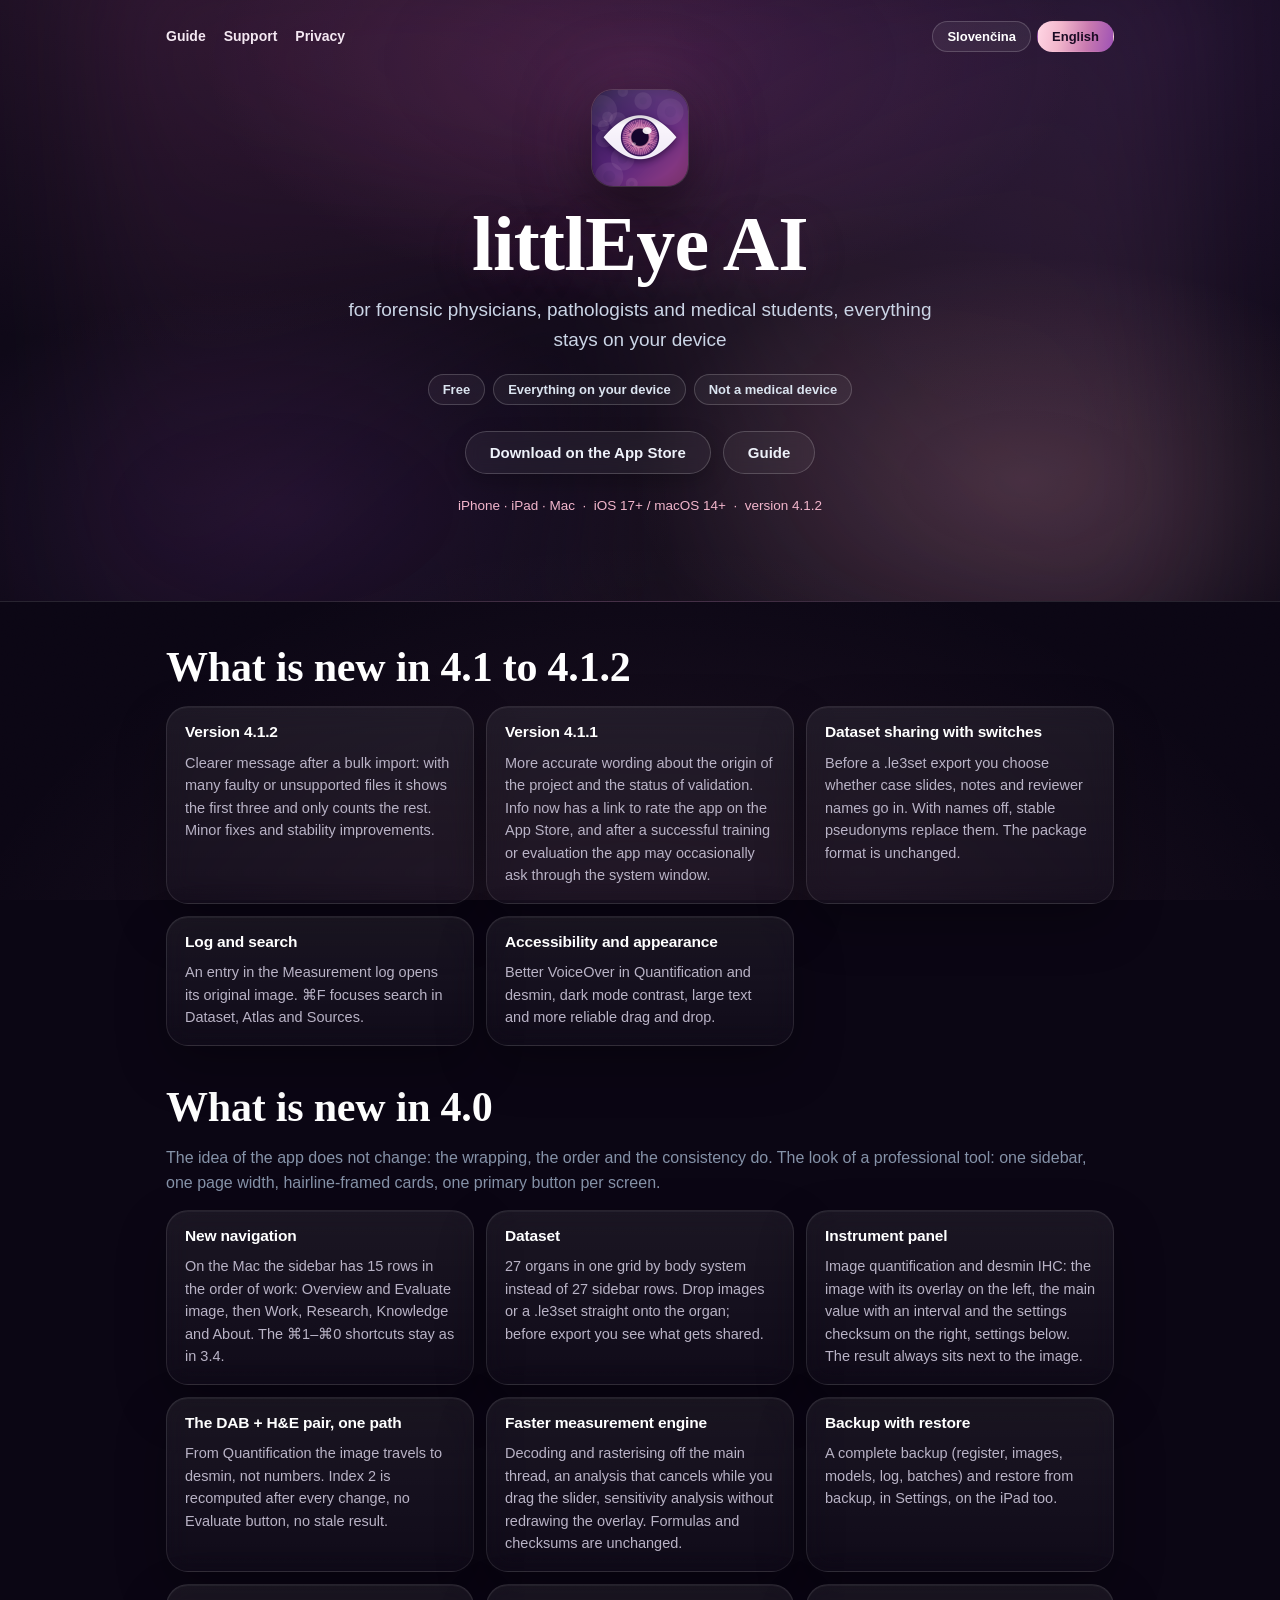
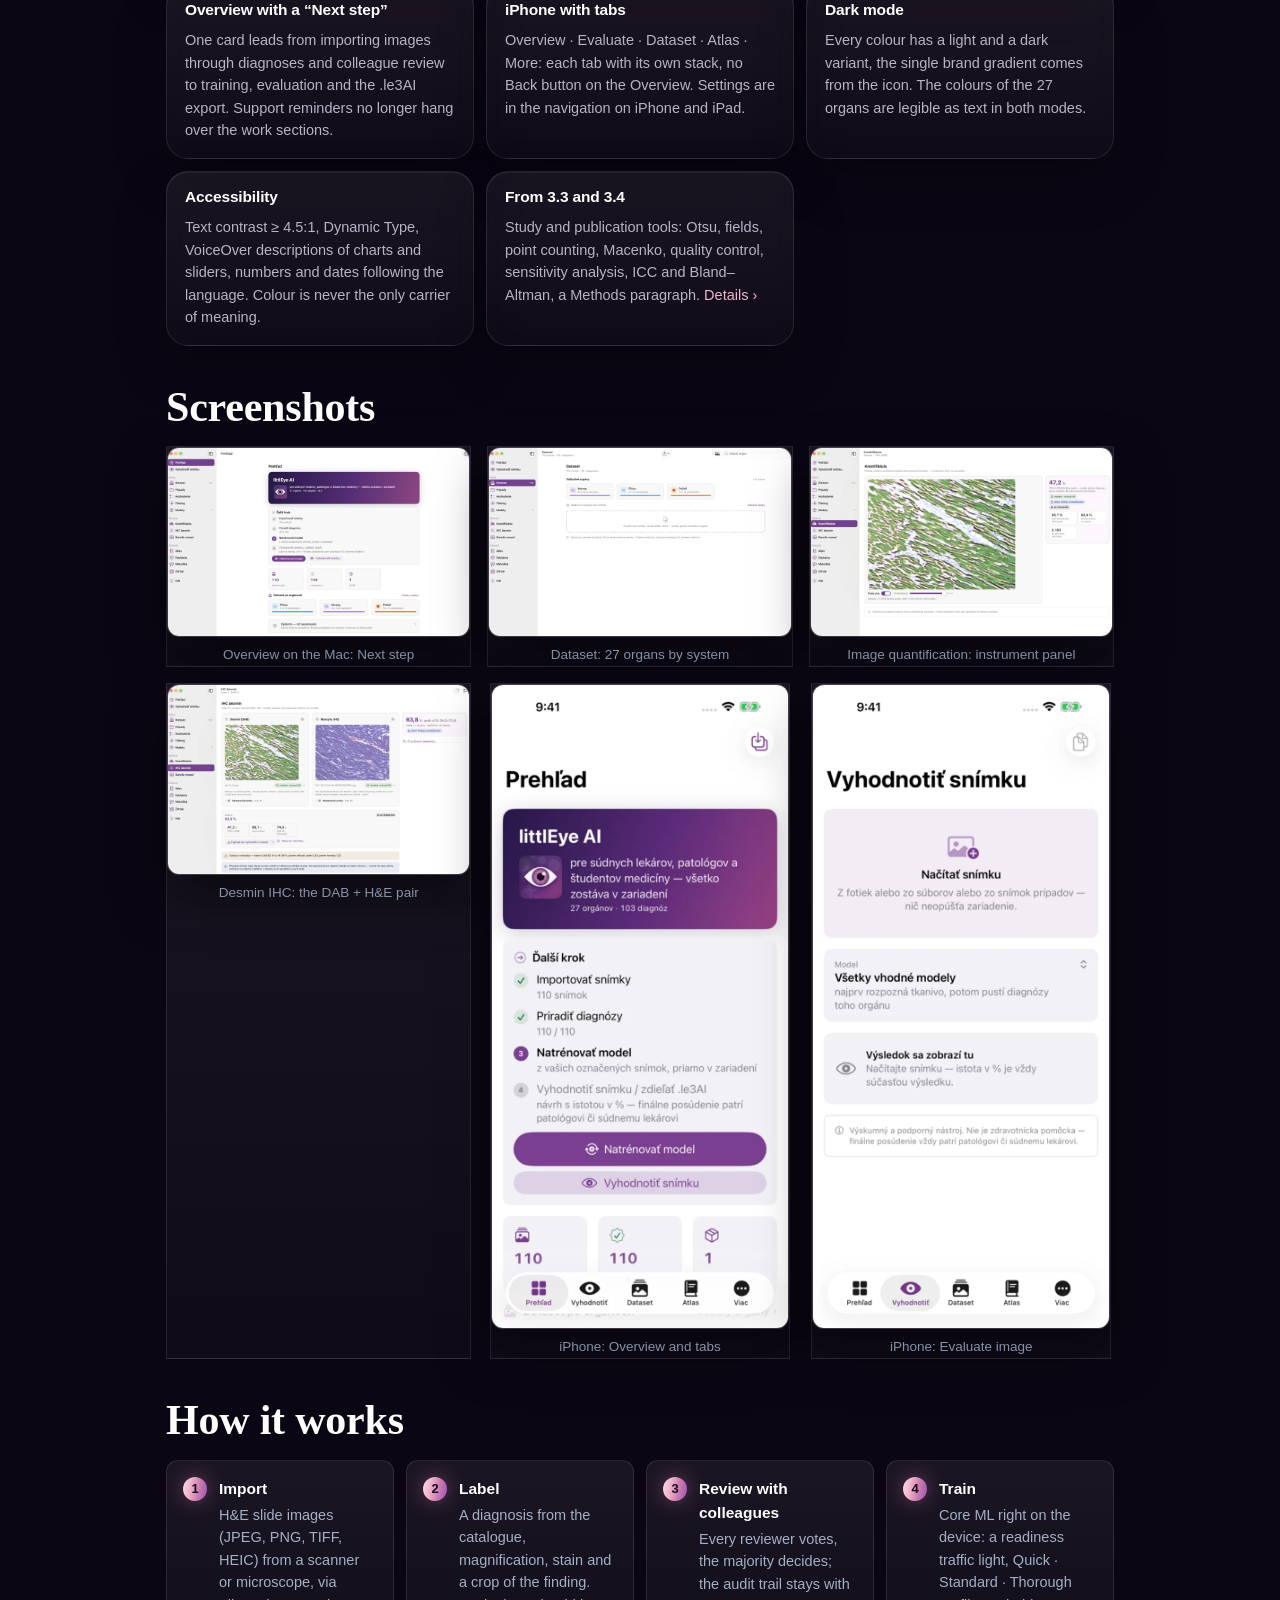
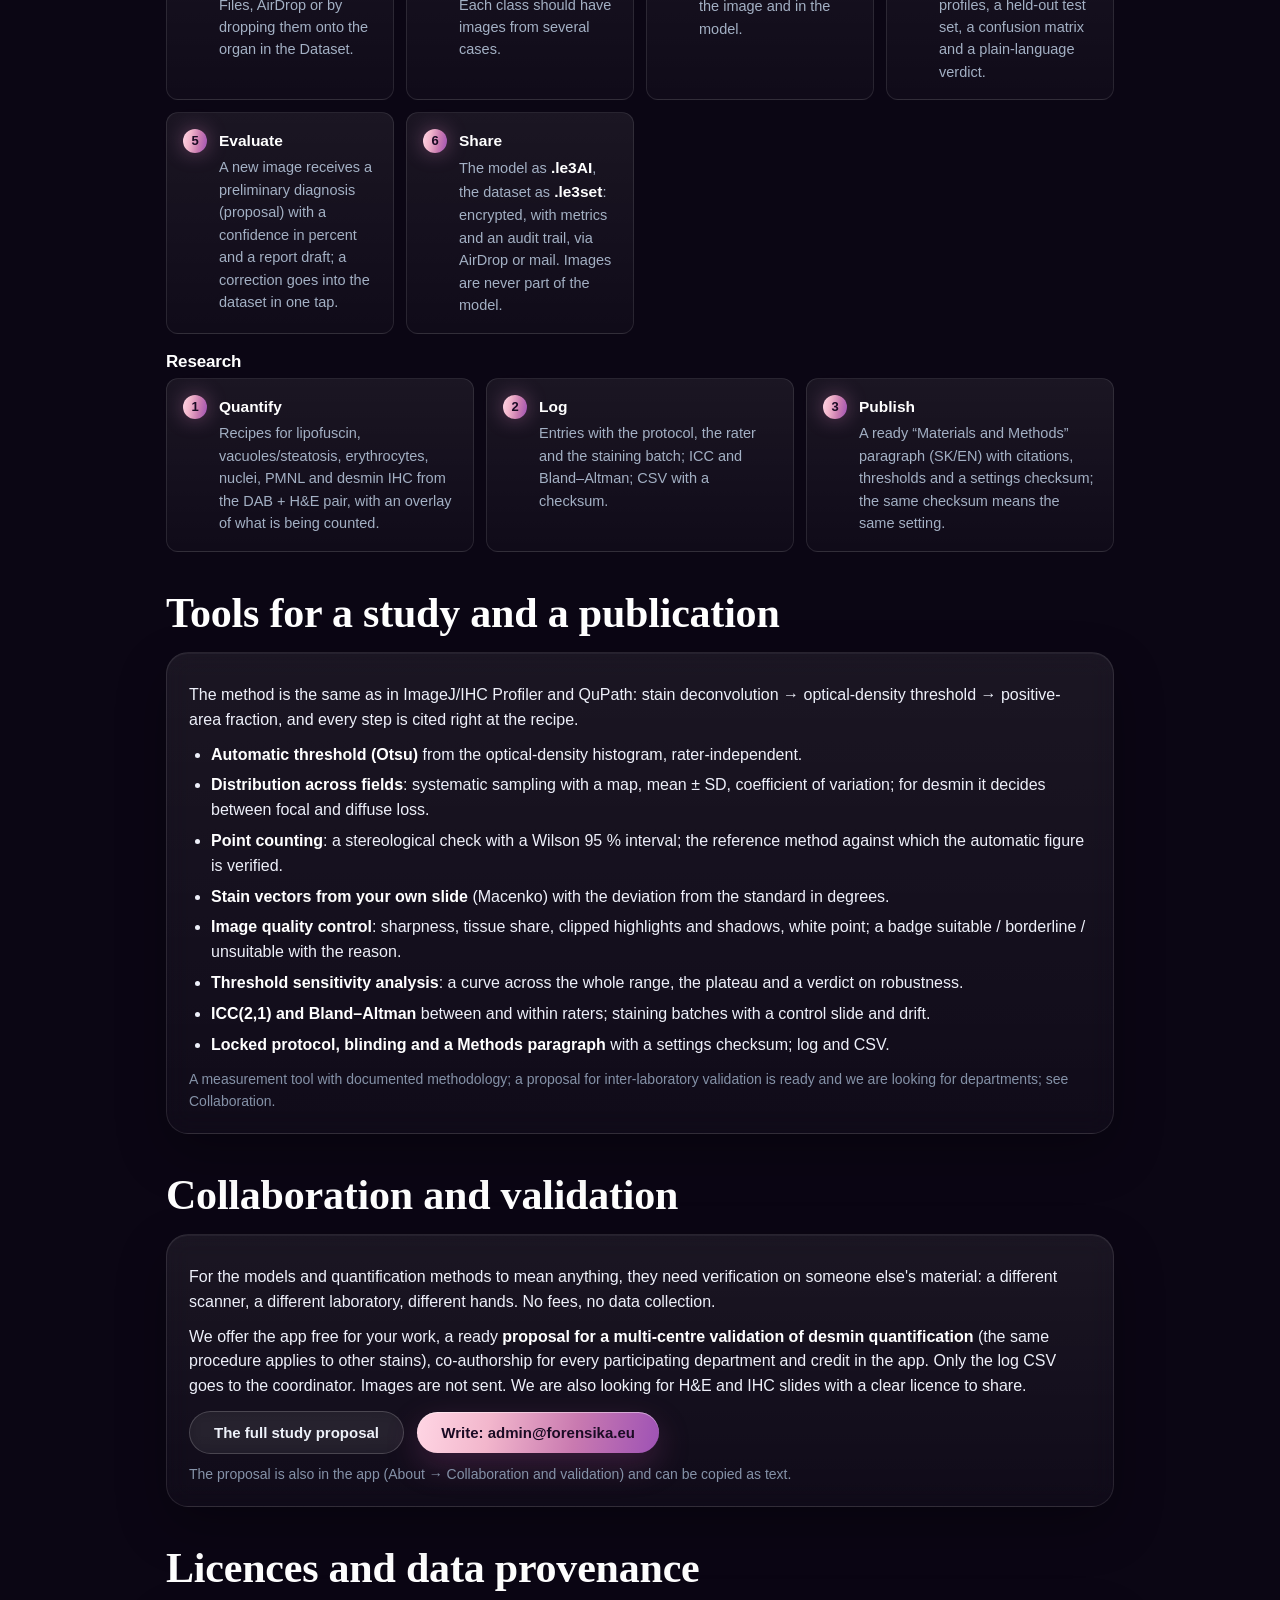
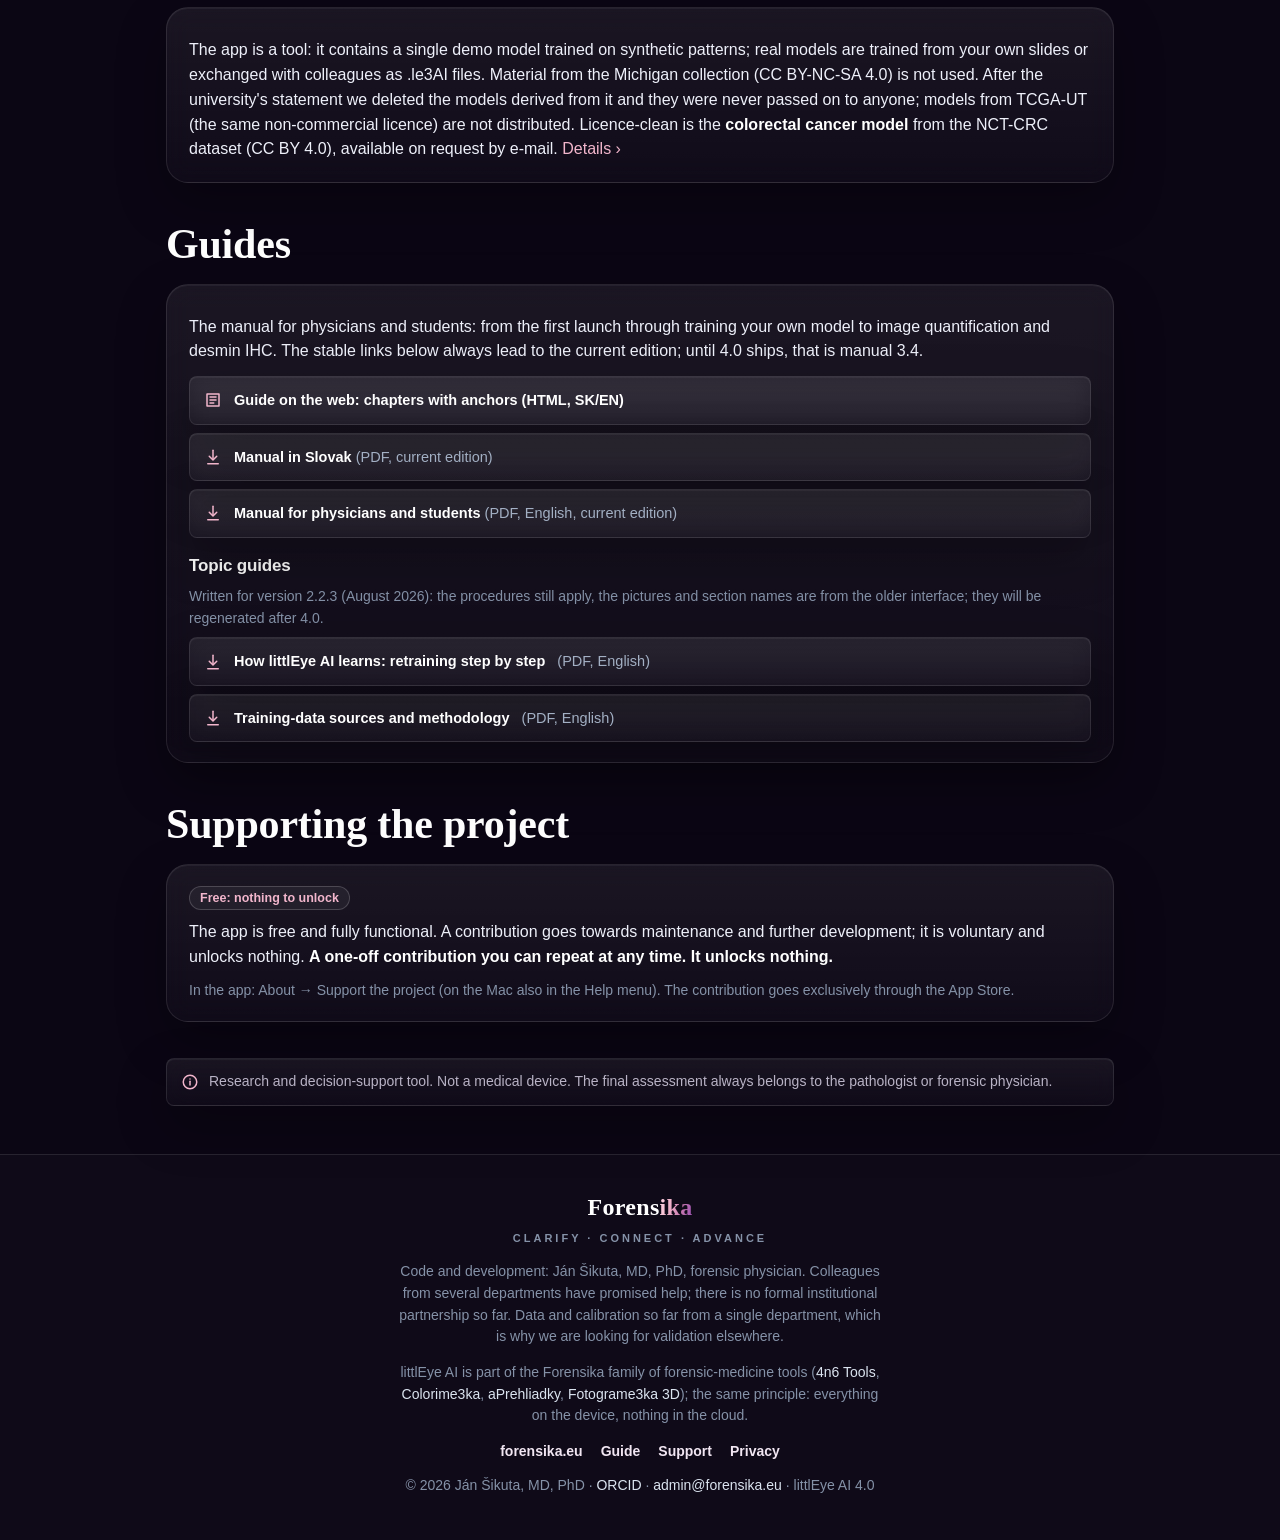
<file: index.html>
<!DOCTYPE html>
<html lang="sk" data-lang="sk" data-title-sk="littlEye AI: histológia a AI pre súdnych lekárov, patológov a študentov" data-title-en="littlEye AI: on-device histology AI for forensic physicians, pathologists and students">
<head>
<meta charset="UTF-8"><meta http-equiv="Content-Security-Policy" content="default-src 'self'; script-src 'self' 'sha256-IEl4sVmYngv1pkiXYtDKUw9gQbMIu+5tr6KCs9xq1Gs=' 'sha256-6oUNFQtaQQ9zeKQ2gyjqZpoLoybpibyqp5jvag7skt4='; style-src 'self' 'unsafe-inline'; img-src 'self' data:; font-src 'self' data:; media-src 'self'; connect-src 'self' https://forensika.goatcounter.com; object-src 'none'; base-uri 'self'; form-action 'none'; upgrade-insecure-requests"><meta name="referrer" content="strict-origin-when-cross-origin">
<meta name="viewport" content="width=device-width, initial-scale=1.0">
<title>littlEye AI: histológia a AI pre súdnych lekárov, patológov a študentov</title>
<meta name="description" content="littlEye AI: tréning a vyhodnocovanie AI modelov z histologických preparátov priamo v iPhone, iPade a Macu, pre súdnych lekárov, patológov a študentov medicíny. Zadarmo, všetko v zariadení, nie je zdravotnícka pomôcka.">
<meta name="theme-color" content="#261747">
<link rel="canonical" href="https://dzanino.github.io/littlEyeAI/">
<link rel="alternate" hreflang="x-default" href="https://dzanino.github.io/littlEyeAI/">
<meta property="og:type" content="website">
<meta property="og:site_name" content="littlEye AI">
<meta property="og:url" content="https://dzanino.github.io/littlEyeAI/">
<meta property="og:title" content="littlEye AI: on-device histology AI">
<meta property="og:description" content="Pre súdnych lekárov, patológov a študentov medicíny, všetko zostáva v zariadení. Zadarmo. · For forensic physicians, pathologists and medical students, everything stays on your device. Free.">
<meta property="og:image" content="https://dzanino.github.io/littlEyeAI/assets/og.png">
<meta property="og:image:width" content="1200">
<meta property="og:image:height" content="630">
<meta property="og:locale" content="sk_SK">
<meta property="og:locale:alternate" content="en_GB">
<meta name="twitter:card" content="summary_large_image">
<link rel="icon" href="assets/favicon.ico" sizes="any">
<link rel="icon" type="image/png" sizes="32x32" href="assets/favicon-32.png">
<link rel="icon" type="image/png" sizes="192x192" href="assets/icon-192.png">
<link rel="apple-touch-icon" sizes="180x180" href="assets/apple-touch-icon.png">
<link rel="stylesheet" href="assets/site.css">
<script>/* jazyk pred prvým vykreslením (bez záblesku SK); plnú logiku a tlačidlá rieši lang.js */
(function(){try{var h=document.documentElement,q=(location.search.match(/[?&]lang=(sk|en)\b/)||[])[1],s=localStorage.getItem('littleye-lang'),l=q||s||((navigator.language||'en').toLowerCase().indexOf('sk')===0?'sk':'en');h.setAttribute('data-lang',l);h.setAttribute('lang',l);}catch(e){}})();</script>
<link rel="stylesheet" href="glam.css?v=20261017">
<link rel="me" href="https://orcid.org/0000-0002-4690-0317">
</head>
<body>
<a class="skip" href="#obsah"><span class="sk">Preskočiť na obsah</span><span class="en">Skip to content</span></a>
<svg width="0" height="0" class="sprite" aria-hidden="true">
  <symbol id="i-pdf" viewBox="0 0 24 24"><path d="M12 3v12"/><path d="m7 11 5 5 5-5"/><path d="M5 21h14"/></symbol>
  <symbol id="i-html" viewBox="0 0 24 24"><path d="M4 4h16v16H4z"/><path d="M8 12h8"/><path d="M8 8h8"/><path d="M8 16h5"/></symbol>
  <symbol id="i-info" viewBox="0 0 24 24"><circle cx="12" cy="12" r="9"/><path d="M12 11v5"/><path d="M12 8h.01"/></symbol>
</svg>

<header class="hero">
  <div class="wrap siroky">
    <div class="topbar">
      <nav class="hnav" aria-label="Stránky">
        <a href="navod/"><span class="sk">Návod</span><span class="en">Guide</span></a>
        <a href="support.html"><span class="sk">Podpora</span><span class="en">Support</span></a>
        <a href="privacy.html"><span class="sk">Súkromie</span><span class="en">Privacy</span></a>
      </nav>
      <div class="langbar" role="group" aria-label="Language">
        <button type="button" data-set="sk" aria-pressed="true">Slovenčina</button>
        <button type="button" data-set="en" aria-pressed="false">English</button>
      </div>
    </div>
    <div class="hero-telo">
      <img class="logo" src="assets/icon-192.png" width="96" height="96" alt="">
      <h1>littlEye AI</h1>
      <p class="lede sk">pre súdnych lekárov, patológov a študentov medicíny, všetko zostáva v zariadení</p>
      <p class="lede en">for forensic physicians, pathologists and medical students, everything stays on your device</p>
      <ul class="odznaky" aria-label="Zásady">
        <li><span class="sk">Zadarmo</span><span class="en">Free</span></li>
        <li><span class="sk">Všetko v zariadení</span><span class="en">Everything on your device</span></li>
        <li><span class="sk">Nie je zdravotnícka pomôcka</span><span class="en">Not a medical device</span></li>
      </ul>
      <div class="btns">
        <a class="btn btn-biele sk" href="https://apps.apple.com/sk/app/id6799417580">Stiahnuť z App Store</a>
        <a class="btn btn-biele en" href="https://apps.apple.com/app/id6799417580">Download on the App Store</a>
        <a class="btn btn-ghost" href="navod/"><span class="sk">Návod</span><span class="en">Guide</span></a>
      </div>
      <p class="meta"><span class="sk">iPhone · iPad · Mac &nbsp;·&nbsp; iOS 17+ / macOS 14+ &nbsp;·&nbsp; verzia 4.1.2</span><span class="en">iPhone · iPad · Mac &nbsp;·&nbsp; iOS 17+ / macOS 14+ &nbsp;·&nbsp; version 4.1.2</span></p>
    </div>
  </div>
</header>

<main id="obsah">
  <div class="wrap siroky">

    <section id="nove41">
      <h2 class="sk">Čo je nové v 4.1 až 4.1.2</h2>
      <h2 class="en">What is new in 4.1 to 4.1.2</h2>
      <div class="mriezka">
        <div class="karta">
          <h3 class="sk">Verzia 4.1.2</h3><h3 class="en">Version 4.1.2</h3>
          <p class="sk">Prehľadnejšia hláška po hromadnom importe: pri mnohých chybných alebo nepodporovaných súboroch ukáže prvé tri a zvyšok len počtom. Drobné opravy a vylepšenia stability.</p>
          <p class="en">Clearer message after a bulk import: with many faulty or unsupported files it shows the first three and only counts the rest. Minor fixes and stability improvements.</p>
        </div>
        <div class="karta">
          <h3 class="sk">Verzia 4.1.1</h3><h3 class="en">Version 4.1.1</h3>
          <p class="sk">Spresnený text o pôvode projektu a o stave overovania. V časti Info pribudol odkaz na hodnotenie v App Store a po úspešnom tréningu alebo vyhodnotení sa aplikácia môže raz za čas spýtať systémovým oknom.</p>
          <p class="en">More accurate wording about the origin of the project and the status of validation. Info now has a link to rate the app on the App Store, and after a successful training or evaluation the app may occasionally ask through the system window.</p>
        </div>
        <div class="karta">
          <h3 class="sk">Zdieľanie datasetu s prepínačmi</h3><h3 class="en">Dataset sharing with switches</h3>
          <p class="sk">Pred exportom .le3set zvolíte, či pôjdu sklíčka prípadov, poznámky a mená hodnotiteľov. Vypnuté mená nahradia stále pseudonymy. Formát balíka sa nemení.</p>
          <p class="en">Before a .le3set export you choose whether case slides, notes and reviewer names go in. With names off, stable pseudonyms replace them. The package format is unchanged.</p>
        </div>
        <div class="karta">
          <h3 class="sk">Denník a vyhľadávanie</h3><h3 class="en">Log and search</h3>
          <p class="sk">Zápis v Denníku meraní otvorí pôvodnú snímku. ⌘F zaostrí hľadanie v Datasete, Atlase a Zdrojoch.</p>
          <p class="en">An entry in the Measurement log opens its original image. ⌘F focuses search in Dataset, Atlas and Sources.</p>
        </div>
        <div class="karta">
          <h3 class="sk">Prístupnosť a vzhľad</h3><h3 class="en">Accessibility and appearance</h3>
          <p class="sk">Lepší VoiceOver v Kvantifikácii a dezmíne, kontrast v tmavom režime, veľké písmo a spoľahlivejšie pretiahnutie súborov.</p>
          <p class="en">Better VoiceOver in Quantification and desmin, dark mode contrast, large text and more reliable drag and drop.</p>
        </div>
      </div>
    </section>

    <section id="nove">
      <h2 class="sk">Čo je nové v 4.0</h2>
      <h2 class="en">What is new in 4.0</h2>
      <p class="muted sk mb-14">Myšlienka appky sa nemení: mení sa obal, poradie a jednotnosť. Vzhľad profesionálneho nástroja: jeden bočný panel, jedna šírka stránky, karty s vláskovým rámom, jedno primárne tlačidlo na obrazovku.</p>
      <p class="muted en mb-14">The idea of the app does not change: the wrapping, the order and the consistency do. The look of a professional tool: one sidebar, one page width, hairline-framed cards, one primary button per screen.</p>
      <div class="mriezka">
        <div class="karta">
          <h3 class="sk">Nová navigácia</h3><h3 class="en">New navigation</h3>
          <p class="sk">Bočný panel má na Macu 15 riadkov v poradí práce: Prehľad a Vyhodnotiť snímku, potom Práca, Výskum, Znalosti a Info. Skratky ⌘1–⌘0 ostávajú ako v 3.4.</p>
          <p class="en">On the Mac the sidebar has 15 rows in the order of work: Overview and Evaluate image, then Work, Research, Knowledge and About. The ⌘1–⌘0 shortcuts stay as in 3.4.</p>
        </div>
        <div class="karta">
          <h3>Dataset</h3>
          <p class="sk">27 orgánov v jednej mriežke po sústavách namiesto 27 riadkov panela. Snímky aj .le3set pustíte priamo do orgánu; pred exportom vidíte, čo sa zdieľa.</p>
          <p class="en">27 organs in one grid by body system instead of 27 sidebar rows. Drop images or a .le3set straight onto the organ; before export you see what gets shared.</p>
        </div>
        <div class="karta">
          <h3 class="sk">Prístrojový panel</h3><h3 class="en">Instrument panel</h3>
          <p class="sk">Kvantifikácia obrazu a IHC dezmín: snímka s prekrytím vľavo, hlavná hodnota s intervalom a kontrolným súčtom vpravo, nastavenie až pod tým. Výsledok je vždy pri snímke.</p>
          <p class="en">Image quantification and desmin IHC: the image with its overlay on the left, the main value with an interval and the settings checksum on the right, settings below. The result always sits next to the image.</p>
        </div>
        <div class="karta">
          <h3 class="sk">Dvojica DAB + HE jedinou cestou</h3><h3 class="en">The DAB + H&amp;E pair, one path</h3>
          <p class="sk">Z Kvantifikácie vedie do dezmínu snímka, nie čísla. Index 2 sa prepočíta hneď po každej zmene, bez tlačidla Vyhodnotiť a bez zastaraného výsledku.</p>
          <p class="en">From Quantification the image travels to desmin, not numbers. Index 2 is recomputed after every change, no Evaluate button, no stale result.</p>
        </div>
        <div class="karta">
          <h3 class="sk">Rýchlejší merací motor</h3><h3 class="en">Faster measurement engine</h3>
          <p class="sk">Dekódovanie a raster mimo hlavného vlákna, analýza zrušiteľná pri ťahaní posuvníka, analýza citlivosti bez opakovaného kreslenia prekrytia. Vzorce a kontrolné súčty sa nemenia.</p>
          <p class="en">Decoding and rasterising off the main thread, an analysis that cancels while you drag the slider, sensitivity analysis without redrawing the overlay. Formulas and checksums are unchanged.</p>
        </div>
        <div class="karta">
          <h3 class="sk">Záloha s obnovou</h3><h3 class="en">Backup with restore</h3>
          <p class="sk">Úplná záloha (register, snímky, modely, denník, šarže) a obnova zo zálohy, v Nastaveniach, aj na iPade.</p>
          <p class="en">A complete backup (register, images, models, log, batches) and restore from backup, in Settings, on the iPad too.</p>
        </div>
        <div class="karta">
          <h3 class="sk">Prehľad s „Ďalším krokom“</h3><h3 class="en">Overview with a “Next step”</h3>
          <p class="sk">Jedna karta vedie od importu snímok cez diagnózy a hodnotenie kolegami k tréningu, vyhodnoteniu a exportu .le3AI. Prosby o podporu už nevisia nad pracovnými sekciami.</p>
          <p class="en">One card leads from importing images through diagnoses and colleague review to training, evaluation and the .le3AI export. Support reminders no longer hang over the work sections.</p>
        </div>
        <div class="karta">
          <h3 class="sk">iPhone so záložkami</h3><h3 class="en">iPhone with tabs</h3>
          <p class="sk">Prehľad · Vyhodnotiť · Dataset · Atlas · Viac: každá záložka s vlastným zásobníkom, bez tlačidla Späť na Prehľade. Nastavenia sú na iPhone a iPade v navigácii.</p>
          <p class="en">Overview · Evaluate · Dataset · Atlas · More: each tab with its own stack, no Back button on the Overview. Settings are in the navigation on iPhone and iPad.</p>
        </div>
        <div class="karta">
          <h3 class="sk">Tmavý režim</h3><h3 class="en">Dark mode</h3>
          <p class="sk">Každá farba má svetlý aj tmavý variant, jediný značkový gradient pochádza z ikony. Farby 27 orgánov sú čitateľné ako text v oboch režimoch.</p>
          <p class="en">Every colour has a light and a dark variant, the single brand gradient comes from the icon. The colours of the 27 organs are legible as text in both modes.</p>
        </div>
        <div class="karta">
          <h3 class="sk">Prístupnosť</h3><h3 class="en">Accessibility</h3>
          <p class="sk">Kontrast textu ≥ 4,5:1, Dynamic Type, VoiceOver popisy grafov a posuvníkov, čísla a dátumy podľa jazyka. Farba nikdy nie je jediný nositeľ významu.</p>
          <p class="en">Text contrast ≥ 4.5:1, Dynamic Type, VoiceOver descriptions of charts and sliders, numbers and dates following the language. Colour is never the only carrier of meaning.</p>
        </div>
        <div class="karta">
          <h3 class="sk">Z verzií 3.3 a 3.4</h3><h3 class="en">From 3.3 and 3.4</h3>
          <p class="sk">Nástroje pre štúdiu a publikáciu: Otsu, polia, bodové sčítanie, Macenko, kontrola kvality, analýza citlivosti, ICC a Bland–Altman, odsek do metodiky. <a href="#nastroje">Podrobnosti ›</a></p>
          <p class="en">Study and publication tools: Otsu, fields, point counting, Macenko, quality control, sensitivity analysis, ICC and Bland–Altman, a Methods paragraph. <a href="#nastroje">Details ›</a></p>
        </div>
      </div>
    </section>

    <section id="snimky">
      <h2 class="sk">Snímky</h2>
      <h2 class="en">Screenshots</h2>
      <div class="galeria">
        <figure class="mac"><img src="assets/screens/mac_prehlad.webp" loading="lazy" data-fz-skry alt="Prehľad na Macu: karta Ďalší krok, tri štatistiky a dataset po orgánoch"><figcaption><span class="sk">Prehľad na Macu: Ďalší krok</span><span class="en">Overview on the Mac: Next step</span></figcaption></figure>
        <figure class="mac"><img src="assets/screens/mac_dataset.webp" loading="lazy" data-fz-skry alt="Dataset na Macu: mriežka 27 orgánov po sústavách s počtom označených snímok"><figcaption><span class="sk">Dataset: 27 orgánov po sústavách</span><span class="en">Dataset: 27 organs by system</span></figcaption></figure>
        <figure class="mac"><img src="assets/screens/mac_kvantifikacia.webp" loading="lazy" data-fz-skry alt="Kvantifikácia obrazu na Macu: snímka s prekrytím vľavo, výsledok s intervalom vpravo"><figcaption><span class="sk">Kvantifikácia obrazu: prístrojový panel</span><span class="en">Image quantification: instrument panel</span></figcaption></figure>
        <figure class="mac"><img src="assets/screens/mac_dezmin.webp" loading="lazy" data-fz-skry alt="IHC dezmín na Macu: dvojica snímok DAB a HE a Index 2"><figcaption><span class="sk">IHC dezmín: dvojica DAB + HE</span><span class="en">Desmin IHC: the DAB + H&amp;E pair</span></figcaption></figure>
        <figure class="ios"><img src="assets/screens/ios_prehlad.webp" loading="lazy" data-fz-skry alt="Prehľad na iPhone so záložkami Prehľad, Vyhodnotiť, Dataset, Atlas a Viac"><figcaption><span class="sk">iPhone: Prehľad a záložky</span><span class="en">iPhone: Overview and tabs</span></figcaption></figure>
        <figure class="ios"><img src="assets/screens/ios_vyhodnotenie.webp" loading="lazy" data-fz-skry alt="Vyhodnotenie snímky na iPhone s prvotnou diagnózou (návrh) a istotou v percentách"><figcaption><span class="sk">iPhone: Vyhodnotiť snímku</span><span class="en">iPhone: Evaluate image</span></figcaption></figure>
      </div>
      <script>
        /* Snímky 4.0 vznikajú až po dokončení appky, chýbajúci súbor skryje figúru; bez jedinej snímky sa skryje celá sekcia. */
        function fzSkry(img){var f=img.closest('figure');if(!f)return;f.hidden=true;var g=f.parentNode;if(!g.querySelector('figure:not([hidden])')){var s=g.closest('section');if(s)s.hidden=true;}}
        document.querySelectorAll('img[data-fz-skry]').forEach(function(i){if(i.complete&&!i.naturalWidth)fzSkry(i);else i.addEventListener('error',function(){fzSkry(i)});});
      </script>
    </section>

    <section id="ako">
      <h2 class="sk">Ako to funguje</h2>
      <h2 class="en">How it works</h2>
      <ol class="kroky">
        <li><b class="sk">Importovať</b><b class="en">Import</b><span class="sk">Snímky HE preparátov (JPEG, PNG, TIFF, HEIC) zo skenera alebo mikroskopu, cez Súbory, AirDrop alebo pretiahnutím do orgánu v Datasete.</span><span class="en">H&amp;E slide images (JPEG, PNG, TIFF, HEIC) from a scanner or microscope, via Files, AirDrop or by dropping them onto the organ in the Dataset.</span></li>
        <li><b class="sk">Označiť</b><b class="en">Label</b><span class="sk">Diagnóza z katalógu, zväčšenie, farbenie a výrez miesta nálezu. Každá trieda má mať snímky z viacerých prípadov.</span><span class="en">A diagnosis from the catalogue, magnification, stain and a crop of the finding. Each class should have images from several cases.</span></li>
        <li><b class="sk">Hodnotiť s kolegami</b><b class="en">Review with colleagues</b><span class="sk">Každý hodnotiteľ hlasuje, väčšina rozhoduje; audit trail ostáva pri snímke aj v modeli.</span><span class="en">Every reviewer votes, the majority decides; the audit trail stays with the image and in the model.</span></li>
        <li><b class="sk">Trénovať</b><b class="en">Train</b><span class="sk">Core ML priamo v zariadení: semafor pripravenosti, profily Rýchly · Štandard · Dôkladný, test na nezávislej množine, konfúzna matica a veta o kvalite.</span><span class="en">Core ML right on the device: a readiness traffic light, Quick · Standard · Thorough profiles, a held-out test set, a confusion matrix and a plain-language verdict.</span></li>
        <li><b class="sk">Vyhodnotiť</b><b class="en">Evaluate</b><span class="sk">Nová snímka dostane <b class="inl">Prvotnú diagnózu (návrh)</b> s istotou v percentách a návrh textu nálezu; opravu pridáte do datasetu jedným ťuknutím.</span><span class="en">A new image receives a preliminary diagnosis (proposal) with a confidence in percent and a report draft; a correction goes into the dataset in one tap.</span></li>
        <li><b class="sk">Zdieľať</b><b class="en">Share</b><span class="sk">Model ako <b class="inl">.le3AI</b>, dataset ako <b class="inl">.le3set</b>: šifrované, s metrikami a audit trailom, AirDropom či mailom. Snímky nie sú súčasťou modelu.</span><span class="en">The model as <b class="inl">.le3AI</b>, the dataset as <b class="inl">.le3set</b>: encrypted, with metrics and an audit trail, via AirDrop or mail. Images are never part of the model.</span></li>
      </ol>
      <h3 class="sk mt-18">Výskum</h3><h3 class="en mt-18">Research</h3>
      <ol class="kroky vyskum">
        <li><b class="sk">Kvantifikovať</b><b class="en">Quantify</b><span class="sk">Recepty lipofuscín, vakuoly/steatóza, erytrocyty, jadrá, PMNL a IHC dezmín z dvojice DAB + HE, s prekrytím toho, čo sa počíta.</span><span class="en">Recipes for lipofuscin, vacuoles/steatosis, erythrocytes, nuclei, PMNL and desmin IHC from the DAB + H&amp;E pair, with an overlay of what is being counted.</span></li>
        <li><b class="sk">Denník</b><b class="en">Log</b><span class="sk">Zápisy s protokolom, hodnotiteľom a šaržou farbenia; ICC a Bland–Altman; CSV s kontrolným súčtom.</span><span class="en">Entries with the protocol, the rater and the staining batch; ICC and Bland–Altman; CSV with a checksum.</span></li>
        <li><b class="sk">Publikovať</b><b class="en">Publish</b><span class="sk">Hotový odsek „Materiál a metodika“ (SK/EN) s citáciami, prahmi a kontrolným súčtom nastavenia; rovnaký súčet znamená rovnaké nastavenie.</span><span class="en">A ready “Materials and Methods” paragraph (SK/EN) with citations, thresholds and a settings checksum; the same checksum means the same setting.</span></li>
      </ol>
    </section>

    <section id="nastroje">
      <h2 class="sk">Nástroje pre štúdiu a publikáciu</h2>
      <h2 class="en">Tools for a study and a publication</h2>
      <div class="karta">
        <p class="sk">Metóda je rovnaká ako v ImageJ/IHC Profiler a QuPath: dekonvolúcia farbív → prah optickej hustoty → podiel pozitívnej plochy, a každý krok má citovaný zdroj priamo pri recepte.</p>
        <p class="en">The method is the same as in ImageJ/IHC Profiler and QuPath: stain deconvolution → optical-density threshold → positive-area fraction, and every step is cited right at the recipe.</p>
        <ul class="mt-10">
          <li class="sk"><b>Automatický prah (Otsu)</b> z histogramu optickej hustoty, nezávislý od hodnotiteľa.</li>
          <li class="en"><b>Automatic threshold (Otsu)</b> from the optical-density histogram, rater-independent.</li>
          <li class="sk"><b>Rozloženie po poliach</b>: systematické vzorkovanie s mapou, priemer ± SD, variačný koeficient; pri dezmíne rozhodne medzi ložiskovým a difúznym výpadkom.</li>
          <li class="en"><b>Distribution across fields</b>: systematic sampling with a map, mean ± SD, coefficient of variation; for desmin it decides between focal and diffuse loss.</li>
          <li class="sk"><b>Bodové sčítanie</b>: stereologická kontrola s Wilsonovým 95 % intervalom; referenčná metóda, voči ktorej sa automatické číslo overuje.</li>
          <li class="en"><b>Point counting</b>: a stereological check with a Wilson 95 % interval; the reference method against which the automatic figure is verified.</li>
          <li class="sk"><b>Vektory farbív z vlastného preparátu</b> (Macenko) s odchýlkou od štandardu v stupňoch.</li>
          <li class="en"><b>Stain vectors from your own slide</b> (Macenko) with the deviation from the standard in degrees.</li>
          <li class="sk"><b>Kontrola kvality snímky</b>: ostrosť, podiel tkaniva, orezané svetlá a tiene, biely bod; odznak vhodná / hraničná / nevhodná s dôvodom.</li>
          <li class="en"><b>Image quality control</b>: sharpness, tissue share, clipped highlights and shadows, white point; a badge suitable / borderline / unsuitable with the reason.</li>
          <li class="sk"><b>Analýza citlivosti na prah</b>: krivka cez celý rozsah, plató a verdikt o robustnosti.</li>
          <li class="en"><b>Threshold sensitivity analysis</b>: a curve across the whole range, the plateau and a verdict on robustness.</li>
          <li class="sk"><b>ICC(2,1) a Bland–Altman</b> medzi hodnotiteľmi aj vnútri hodnotiteľa; šarže farbenia s kontrolným sklíčkom a driftom.</li>
          <li class="en"><b>ICC(2,1) and Bland–Altman</b> between and within raters; staining batches with a control slide and drift.</li>
          <li class="sk"><b>Uzamknutý protokol, zaslepenie a odsek do metodiky</b> s kontrolným súčtom nastavenia; denník a CSV.</li>
          <li class="en"><b>Locked protocol, blinding and a Methods paragraph</b> with a settings checksum; log and CSV.</li>
        </ul>
        <p class="muted mala sk mt-12">Merací nástroj s dokumentovanou metodikou; návrh medzipracoviskovej validácie je pripravený, hľadáme pracoviská; pozri Spolupráca.</p>
        <p class="muted mala en mt-12">A measurement tool with documented methodology; a proposal for inter-laboratory validation is ready and we are looking for departments; see Collaboration.</p>
      </div>
    </section>

    <section id="spolupraca">
      <h2 class="sk">Spolupráca a validácia</h2>
      <h2 class="en">Collaboration and validation</h2>
      <div class="karta">
        <p class="sk">Aby modely a kvantifikačné metódy niečo znamenali, potrebujú overenie na cudzom materiáli: inom skeneri, inom laboratóriu, iných rukách. Žiadne poplatky, žiadny zber dát.</p>
        <p class="en">For the models and quantification methods to mean anything, they need verification on someone else's material: a different scanner, a different laboratory, different hands. No fees, no data collection.</p>
        <p class="sk">Ponúkame aplikáciu zadarmo na prácu, hotový <b>návrh multicentrickej validácie kvantifikácie dezmínu</b> (rovnaký postup platí pre iné farbenia), spoluautorstvo pre každé zapojené pracovisko a poďakovanie v aplikácii. Koordinátorovi ide len CSV z denníka. Snímky sa neposielajú. Hľadáme aj HE a IHC preparáty s jasnou licenciou na zdieľanie.</p>
        <p class="en">We offer the app free for your work, a ready <b>proposal for a multi-centre validation of desmin quantification</b> (the same procedure applies to other stains), co-authorship for every participating department and credit in the app. Only the log CSV goes to the coordinator. Images are not sent. We are also looking for H&amp;E and IHC slides with a clear licence to share.</p>
        <p class="mt-12"><a class="btn btn-sek" href="support.html#spolupraca"><span class="sk">Celý návrh štúdie</span><span class="en">The full study proposal</span></a> &nbsp; <a class="btn btn-akcent sk" href="mailto:admin@forensika.eu?subject=littlEye%20AI%20%E2%80%94%20valida%C4%8Dn%C3%A1%20%C5%A1t%C3%BAdia">Napísať: admin@forensika.eu</a><a class="btn btn-akcent en" href="mailto:admin@forensika.eu?subject=littlEye%20AI%20%E2%80%94%20validation%20study">Write: admin@forensika.eu</a></p>
        <p class="muted mala sk mt-10">Návrh je aj v aplikácii (Info → Spolupráca a validácia) a dá sa skopírovať ako text.</p>
        <p class="muted mala en mt-10">The proposal is also in the app (About → Collaboration and validation) and can be copied as text.</p>
      </div>
    </section>

    <section id="data">
      <h2 class="sk">Licencie a pôvod dát</h2>
      <h2 class="en">Licences and data provenance</h2>
      <div class="karta">
        <p class="sk">Aplikácia je nástroj: obsahuje jediný ukážkový model natrénovaný na syntetických vzoroch; skutočné modely si natrénujete z vlastných preparátov alebo si ich vymeníte s kolegami ako súbory .le3AI. Materiál z michiganskej zbierky (CC BY-NC-SA 4.0) sa nepoužíva. Modely z neho sme po stanovisku univerzity zmazali a nikdy neboli nikomu odovzdané; modely z TCGA-UT (rovnaká nekomerčná licencia) nešírime. Licenčne čistý je <b>model kolorektálneho karcinómu</b> z datasetu NCT-CRC (CC BY 4.0), na vyžiadanie e-mailom. <a href="privacy.html#data">Podrobnosti ›</a></p>
        <p class="en">The app is a tool: it contains a single demo model trained on synthetic patterns; real models are trained from your own slides or exchanged with colleagues as .le3AI files. Material from the Michigan collection (CC BY-NC-SA 4.0) is not used. After the university's statement we deleted the models derived from it and they were never passed on to anyone; models from TCGA-UT (the same non-commercial licence) are not distributed. Licence-clean is the <b>colorectal cancer model</b> from the NCT-CRC dataset (CC BY 4.0), available on request by e-mail. <a href="privacy.html#data">Details ›</a></p>
      </div>
    </section>

    <section id="navody">
      <h2 class="sk">Návody</h2>
      <h2 class="en">Guides</h2>
      <div class="karta">
        <p class="sk">Manuál pre lekárov a študentov: od prvého spustenia cez tréning vlastného modelu po kvantifikáciu obrazu a IHC dezmín. Stabilné odkazy nižšie vždy vedú na aktuálne vydanie; do vydania 4.0 je pod nimi manuál 3.4.</p>
        <p class="en">The manual for physicians and students: from the first launch through training your own model to image quantification and desmin IHC. The stable links below always lead to the current edition; until 4.0 ships, that is manual 3.4.</p>
        <ul class="docs mt-12">
          <li><a href="navod/"><svg class="ikona" aria-hidden="true"><use href="#i-html"/></svg><span class="sk">Návod na webe: kapitoly s kotvami (HTML, SK/EN)</span><span class="en">Guide on the web: chapters with anchors (HTML, SK/EN)</span></a></li>
          <li><a href="littlEye_AI_manual_SK.pdf"><svg class="ikona" aria-hidden="true"><use href="#i-pdf"/></svg><span class="sk">Manuál pre lekárov a študentov <span class="popis">(PDF, slovensky, aktuálne vydanie)</span></span><span class="en">Manual in Slovak <span class="popis">(PDF, current edition)</span></span></a></li>
          <li><a href="littlEye_AI_manual_EN.pdf"><svg class="ikona" aria-hidden="true"><use href="#i-pdf"/></svg><span class="sk">Manual for physicians and students <span class="popis">(PDF, anglicky, aktuálne vydanie)</span></span><span class="en">Manual for physicians and students <span class="popis">(PDF, English, current edition)</span></span></a></li>
        </ul>
        <h3 class="sk">Tematické prehľady</h3><h3 class="en">Topic guides</h3>
        <p class="muted mala sk">Vznikli pre verziu 2.2.3 (august 2026): postupy platia, obrázky a názvy sekcií sú zo staršieho rozhrania; po vydaní 4.0 sa pregenerujú.</p>
        <p class="muted mala en">Written for version 2.2.3 (August 2026): the procedures still apply, the pictures and section names are from the older interface; they will be regenerated after 4.0.</p>
        <ul class="docs mt-8">
          <li class="sk"><a href="littlEye_AI_ako_sa_uci.pdf"><svg class="ikona" aria-hidden="true"><use href="#i-pdf"/></svg>Ako sa littlEye AI učí: dotrénovanie krok za krokom <span class="popis">(PDF, slovensky)</span></a></li>
          <li class="en"><a href="littlEye_AI_how_it_learns_EN.pdf"><svg class="ikona" aria-hidden="true"><use href="#i-pdf"/></svg>How littlEye AI learns: retraining step by step <span class="popis">(PDF, English)</span></a></li>
          <li class="sk"><a href="littlEye_AI_zdroje_dat.pdf"><svg class="ikona" aria-hidden="true"><use href="#i-pdf"/></svg>Zdroje trénovacích dát a metodika <span class="popis">(PDF, slovensky)</span></a></li>
          <li class="en"><a href="littlEye_AI_data_sources_EN.pdf"><svg class="ikona" aria-hidden="true"><use href="#i-pdf"/></svg>Training-data sources and methodology <span class="popis">(PDF, English)</span></a></li>
        </ul>
      </div>
    </section>

    <section id="podpora">
      <h2 class="sk">Podpora projektu</h2>
      <h2 class="en">Supporting the project</h2>
      <div class="karta">
        <p><span class="stitok uspech sk">Zadarmo: nič neodomyká</span><span class="stitok uspech en">Free: nothing to unlock</span></p>
        <p class="sk mt-10">Aplikácia je zadarmo a plne funkčná. Príspevok ide na údržbu a ďalší vývoj; je nepovinný a nič neodomyká. <b>Jednorazový príspevok, ktorý môžete kedykoľvek zopakovať. Nič neodomyká.</b></p>
        <p class="en mt-10">The app is free and fully functional. A contribution goes towards maintenance and further development; it is voluntary and unlocks nothing. <b>A one-off contribution you can repeat at any time. It unlocks nothing.</b></p>
        <p class="muted mala sk">V aplikácii: Info → Podporiť projekt (na Macu aj menu Pomocník). Príspevok prebieha výlučne cez App Store.</p>
        <p class="muted mala en">In the app: About → Support the project (on the Mac also in the Help menu). The contribution goes exclusively through the App Store.</p>
      </div>
    </section>

    <div class="upozornenie" role="note">
      <svg class="ikona" aria-hidden="true"><use href="#i-info"/></svg>
      <span class="sk">Výskumný a podporný nástroj. Nie je zdravotnícka pomôcka. Finálne posúdenie vždy patrí patológovi či súdnemu lekárovi.</span>
      <span class="en">Research and decision-support tool. Not a medical device. The final assessment always belongs to the pathologist or forensic physician.</span>
    </div>

  </div>
</main>

<footer>
  <div class="wrap">
    <div class="brand">Forens<span class="g">ika</span></div>
    <div class="slogan"><span class="sk">Objasňujeme · Spájame · Posúvame</span><span class="en">Clarify · Connect · Advance</span></div>
    <p class="povod sk">Kód a vývoj: MUDr. Ján Šikuta, PhD., súdny lekár. Kolegovia z viacerých pracovísk prisľúbili pomoc, oficiálna spolupráca inštitúcií zatiaľ nie je. Dáta a kalibrácia zatiaľ z jedného pracoviska, preto hľadáme validáciu inde.</p>
    <p class="povod en">Code and development: Ján Šikuta, MD, PhD, forensic physician. Colleagues from several departments have promised help; there is no formal institutional partnership so far. Data and calibration so far from a single department, which is why we are looking for validation elsewhere.</p>
    <p class="povod mala sk">littlEye AI je súčasťou rodiny nástrojov Forensika pre súdne lekárstvo (<a href="https://apps.apple.com/sk/app/4n6-tools-lite/id6783425913">4n6 Tools</a>, <a href="https://apps.apple.com/sk/app/colorime3ka/id6793206733">Colorime3ka</a>, <a href="https://apps.apple.com/sk/app/aprehliadky/id6808879666">aPrehliadky</a>, <a href="https://apps.apple.com/sk/app/fotograme3ka-3d/id6809335678">Fotograme3ka 3D</a>); rovnaká zásada: všetko v zariadení, nič v cloude.</p>
    <p class="povod mala en">littlEye AI is part of the Forensika family of forensic-medicine tools (<a href="https://apps.apple.com/app/4n6-tools-lite/id6783425913">4n6 Tools</a>, <a href="https://apps.apple.com/app/colorime3ka/id6793206733">Colorime3ka</a>, <a href="https://apps.apple.com/app/aprehliadky/id6808879666">aPrehliadky</a>, <a href="https://apps.apple.com/app/fotograme3ka-3d/id6809335678">Fotograme3ka 3D</a>); the same principle: everything on the device, nothing in the cloud.</p>
    <nav aria-label="Päta">
      <a href="https://forensika.eu/">forensika.eu</a>
      <a href="navod/"><span class="sk">Návod</span><span class="en">Guide</span></a>
      <a href="support.html"><span class="sk">Podpora</span><span class="en">Support</span></a>
      <a href="privacy.html"><span class="sk">Ochrana súkromia</span><span class="en">Privacy</span></a>
    </nav>
    <div class="copy"><span data-fz>©</span> 2026 <span class="sk">MUDr. Ján Šikuta, PhD. · <a href="https://orcid.org/0000-0002-4690-0317" rel="me noopener" target="_blank">ORCID</a></span><span class="en">Ján Šikuta, MD, PhD · <a href="https://orcid.org/0000-0002-4690-0317" rel="me noopener" target="_blank">ORCID</a></span> · <a href="mailto:admin@forensika.eu">admin@forensika.eu</a> · <span class="verzia">littlEye AI 4.0</span></div>
  </div>
</footer>

<script src="lang.js"></script>
<script src="site.js"></script>
</body>
</html>
</file>
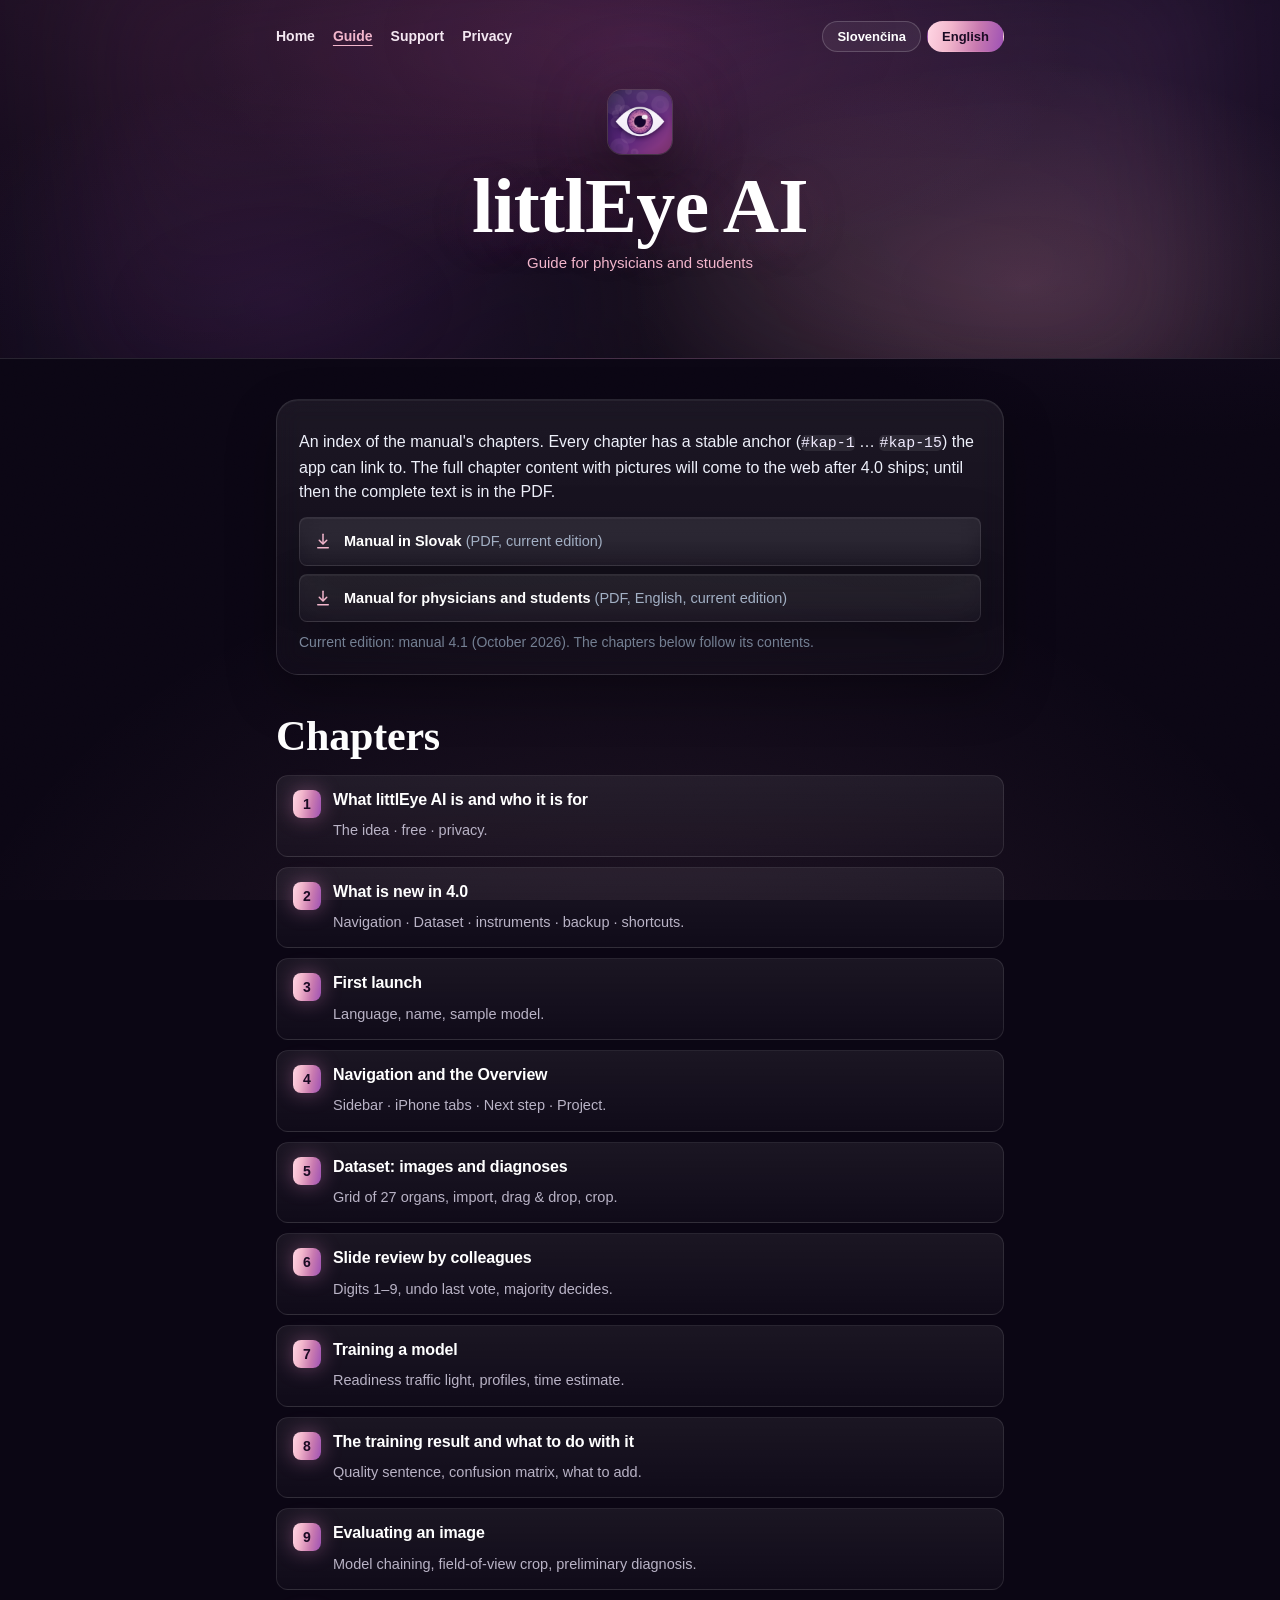
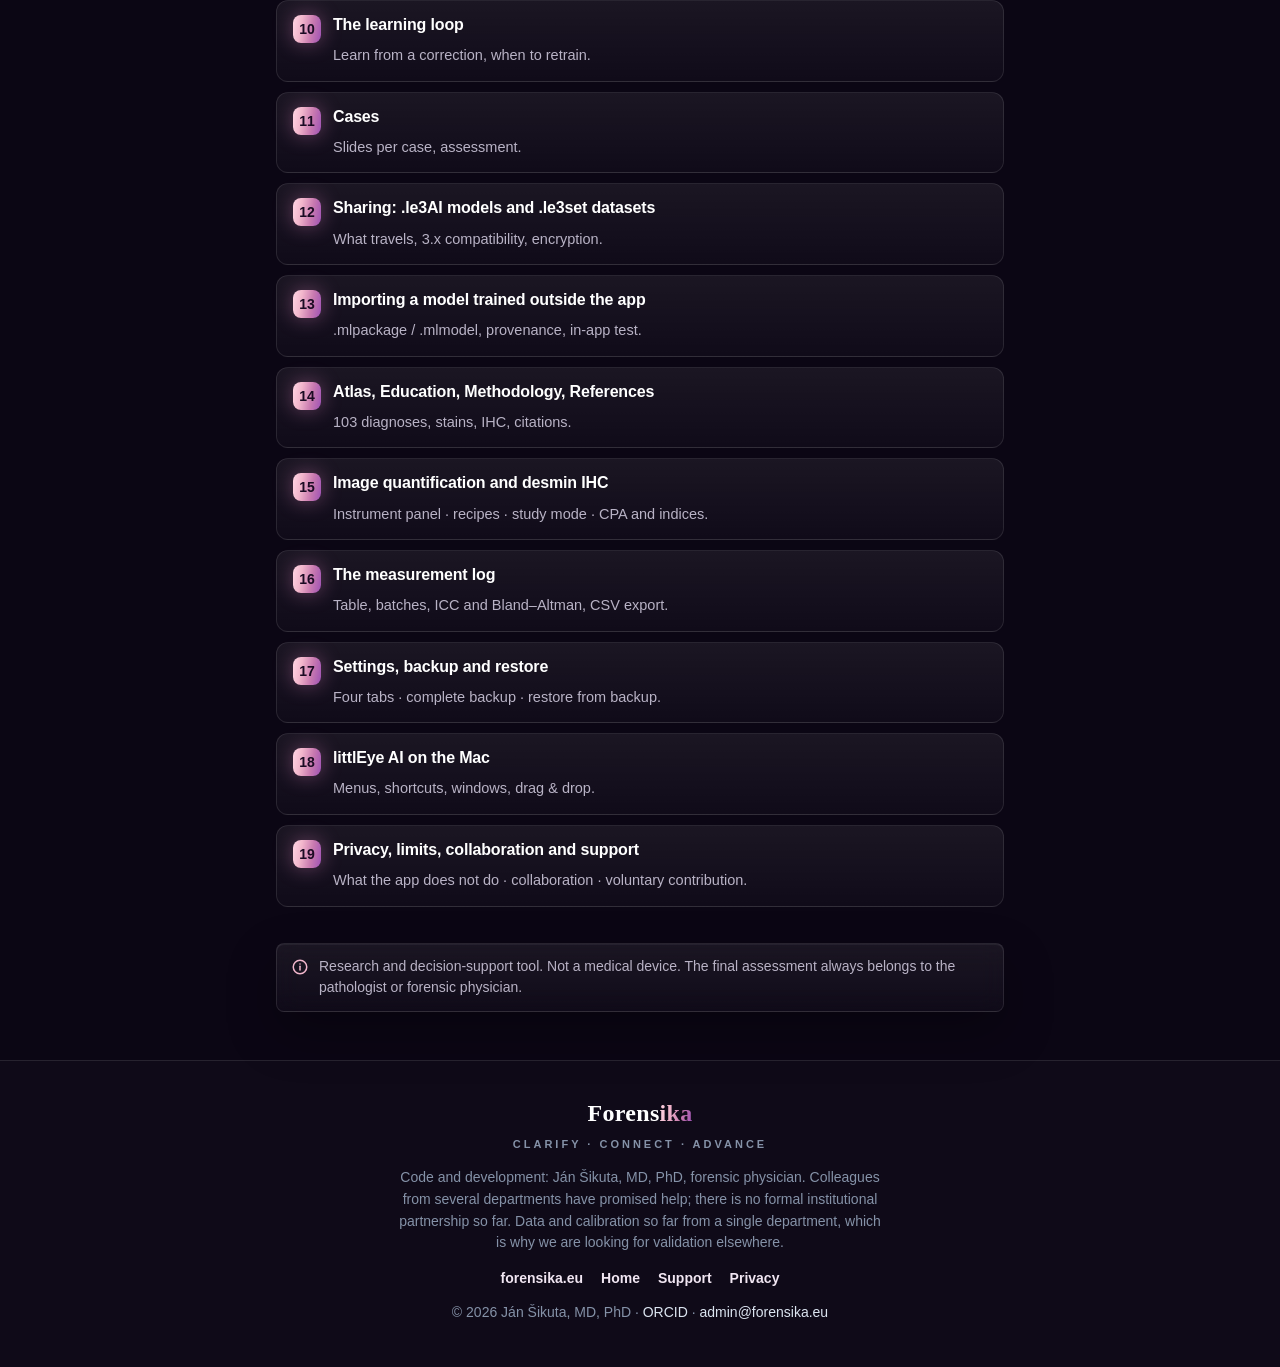
<file: navod/index.html>
<!DOCTYPE html>
<html lang="sk" data-lang="sk" data-title-sk="littlEye AI: Návod" data-title-en="littlEye AI: Guide">
<head>
<meta charset="UTF-8"><meta http-equiv="Content-Security-Policy" content="default-src 'self'; script-src 'self' 'sha256-ASbIsmSw09z8dGQgEzzn+WJEQYaIvDvIPM+lk5Gh8Gs='; style-src 'self' 'unsafe-inline'; img-src 'self' data:; font-src 'self' data:; media-src 'self'; connect-src 'self' https://forensika.goatcounter.com; object-src 'none'; base-uri 'self'; form-action 'none'; upgrade-insecure-requests"><meta name="referrer" content="strict-origin-when-cross-origin">
<meta name="viewport" content="width=device-width, initial-scale=1.0">
<title>littlEye AI: Návod</title>
<meta name="description" content="Návod littlEye AI po kapitolách: prvé spustenie, dataset, hodnotenie, tréning, vyhodnotenie, zdieľanie .le3AI a .le3set, kvantifikácia obrazu a IHC dezmín, súkromie a podpora.">
<meta name="theme-color" content="#261747">
<link rel="canonical" href="https://dzanino.github.io/littlEyeAI/navod/">
<link rel="alternate" hreflang="x-default" href="https://dzanino.github.io/littlEyeAI/navod/">
<meta property="og:type" content="website">
<meta property="og:site_name" content="littlEye AI">
<meta property="og:url" content="https://dzanino.github.io/littlEyeAI/navod/">
<meta property="og:title" content="littlEye AI: Návod · Guide">
<meta property="og:description" content="Kapitoly manuálu s kotvami a PDF na stiahnutie. · Manual chapters with anchors and the PDF download.">
<meta property="og:image" content="https://dzanino.github.io/littlEyeAI/assets/og.png">
<meta property="og:image:width" content="1200">
<meta property="og:image:height" content="630">
<link rel="icon" href="../assets/favicon.ico" sizes="any">
<link rel="icon" type="image/png" sizes="32x32" href="../assets/favicon-32.png">
<link rel="icon" type="image/png" sizes="192x192" href="../assets/icon-192.png">
<link rel="apple-touch-icon" sizes="180x180" href="../assets/apple-touch-icon.png">
<link rel="stylesheet" href="../assets/site.css">
<script>(function(){try{var h=document.documentElement,q=(location.search.match(/[?&]lang=(sk|en)\b/)||[])[1],s=localStorage.getItem('littleye-lang'),l=q||s||((navigator.language||'en').toLowerCase().indexOf('sk')===0?'sk':'en');h.setAttribute('data-lang',l);h.setAttribute('lang',l);}catch(e){}})();</script>
<link rel="stylesheet" href="../glam.css?v=20261017">
<link rel="me" href="https://orcid.org/0000-0002-4690-0317">
</head>
<body>
<a class="skip" href="#obsah"><span class="sk">Preskočiť na obsah</span><span class="en">Skip to content</span></a>
<svg width="0" height="0" class="sprite" aria-hidden="true">
  <symbol id="i-pdf" viewBox="0 0 24 24"><path d="M12 3v12"/><path d="m7 11 5 5 5-5"/><path d="M5 21h14"/></symbol>
  <symbol id="i-info" viewBox="0 0 24 24"><circle cx="12" cy="12" r="9"/><path d="M12 11v5"/><path d="M12 8h.01"/></symbol>
</svg>

<header class="hero kompaktny">
  <div class="wrap">
    <div class="topbar">
      <nav class="hnav" aria-label="Stránky">
        <a href="../index.html"><span class="sk">Domov</span><span class="en">Home</span></a>
        <a href="./" aria-current="page"><span class="sk">Návod</span><span class="en">Guide</span></a>
        <a href="../support.html"><span class="sk">Podpora</span><span class="en">Support</span></a>
        <a href="../privacy.html"><span class="sk">Súkromie</span><span class="en">Privacy</span></a>
      </nav>
      <div class="langbar" role="group" aria-label="Language">
        <button type="button" data-set="sk" aria-pressed="true">Slovenčina</button>
        <button type="button" data-set="en" aria-pressed="false">English</button>
      </div>
    </div>
    <div class="hero-telo">
      <a href="../index.html"><img class="logo" src="../assets/icon-192.png" width="64" height="64" alt="littlEye AI"></a>
      <h1>littlEye AI</h1>
      <p class="pod sk">Návod pre lekárov a študentov</p><p class="pod en">Guide for physicians and students</p>
    </div>
  </div>
</header>

<main id="obsah">
  <div class="wrap">

    <section id="stiahnut">
      <div class="karta">
        <p class="sk">Rozcestník kapitol manuálu. Každá kapitola má stabilnú kotvu (<code>#kap-1</code> … <code>#kap-15</code>), na ktorú môže aplikácia odkazovať. Plný obsah kapitol s obrázkami pribudne na web po vydaní 4.0; dovtedy je úplný text v PDF.</p>
        <p class="en">An index of the manual's chapters. Every chapter has a stable anchor (<code>#kap-1</code> … <code>#kap-15</code>) the app can link to. The full chapter content with pictures will come to the web after 4.0 ships; until then the complete text is in the PDF.</p>
        <ul class="docs mt-12">
          <li><a href="../littlEye_AI_manual_SK.pdf"><svg class="ikona" aria-hidden="true"><use href="#i-pdf"/></svg><span class="sk">Manuál pre lekárov a študentov <span class="popis">(PDF, slovensky, aktuálne vydanie)</span></span><span class="en">Manual in Slovak <span class="popis">(PDF, current edition)</span></span></a></li>
          <li><a href="../littlEye_AI_manual_EN.pdf"><svg class="ikona" aria-hidden="true"><use href="#i-pdf"/></svg><span class="sk">Manual for physicians and students <span class="popis">(PDF, anglicky, aktuálne vydanie)</span></span><span class="en">Manual for physicians and students <span class="popis">(PDF, English, current edition)</span></span></a></li>
        </ul>
        <p class="muted mala sk mt-10">Aktuálne vydanie: manuál 4.1 (október 2026). Kapitoly nižšie zodpovedajú jeho obsahu.</p>
        <p class="muted mala en mt-10">Current edition: manual 4.1 (October 2026). The chapters below follow its contents.</p>
      </div>
    </section>

    <section id="kapitoly">
      <h2 class="sk">Kapitoly</h2>
      <h2 class="en">Chapters</h2>
      <ol class="kapitoly">
        <li id="kap-1">
          <h3 class="sk">Čo je littlEye AI a pre koho</h3><h3 class="en">What littlEye AI is and who it is for</h3>
          <p class="sk">Myšlienka · zadarmo · súkromie.</p>
          <p class="en">The idea · free · privacy.</p>
        </li>
        <li id="kap-2">
          <h3 class="sk">Čo je nové v 4.0</h3><h3 class="en">What is new in 4.0</h3>
          <p class="sk">Navigácia · Dataset · prístroje · záloha · skratky.</p>
          <p class="en">Navigation · Dataset · instruments · backup · shortcuts.</p>
        </li>
        <li id="kap-3">
          <h3 class="sk">Prvé spustenie</h3><h3 class="en">First launch</h3>
          <p class="sk">Jazyk, meno, ukážkový model.</p>
          <p class="en">Language, name, sample model.</p>
        </li>
        <li id="kap-4">
          <h3 class="sk">Navigácia a Prehľad</h3><h3 class="en">Navigation and the Overview</h3>
          <p class="sk">Bočný panel · iPhone záložky · Ďalší krok · Projekt.</p>
          <p class="en">Sidebar · iPhone tabs · Next step · Project.</p>
        </li>
        <li id="kap-5">
          <h3 class="sk">Dataset: snímky a diagnózy</h3><h3 class="en">Dataset: images and diagnoses</h3>
          <p class="sk">Mriežka 27 orgánov, import, drag &amp; drop, výrez.</p>
          <p class="en">Grid of 27 organs, import, drag &amp; drop, crop.</p>
        </li>
        <li id="kap-6">
          <h3 class="sk">Hodnotenie sklíčok kolegami</h3><h3 class="en">Slide review by colleagues</h3>
          <p class="sk">Číslice 1–9, späť posledný hlas, väčšina rozhoduje.</p>
          <p class="en">Digits 1–9, undo last vote, majority decides.</p>
        </li>
        <li id="kap-7">
          <h3 class="sk">Tréning modelu</h3><h3 class="en">Training a model</h3>
          <p class="sk">Semafor pripravenosti, profily, odhad trvania.</p>
          <p class="en">Readiness traffic light, profiles, time estimate.</p>
        </li>
        <li id="kap-8">
          <h3 class="sk">Výsledok tréningu a čo s ním</h3><h3 class="en">The training result and what to do with it</h3>
          <p class="sk">Veta o kvalite, konfúzna matica, čo pridať.</p>
          <p class="en">Quality sentence, confusion matrix, what to add.</p>
        </li>
        <li id="kap-9">
          <h3 class="sk">Vyhodnotenie snímky</h3><h3 class="en">Evaluating an image</h3>
          <p class="sk">Reťazenie modelov, výrez zorného poľa, prvotná diagnóza.</p>
          <p class="en">Model chaining, field-of-view crop, preliminary diagnosis.</p>
        </li>
        <li id="kap-10">
          <h3 class="sk">Učiaca slučka</h3><h3 class="en">The learning loop</h3>
          <p class="sk">Naučiť z opravy, kedy pretrénovať.</p>
          <p class="en">Learn from a correction, when to retrain.</p>
        </li>
        <li id="kap-11">
          <h3 class="sk">Prípady</h3><h3 class="en">Cases</h3>
          <p class="sk">Sklíčka k prípadu, zhodnotenie.</p>
          <p class="en">Slides per case, assessment.</p>
        </li>
        <li id="kap-12">
          <h3 class="sk">Zdieľanie: modely .le3AI a datasety .le3set</h3><h3 class="en">Sharing: .le3AI models and .le3set datasets</h3>
          <p class="sk">Čo cestuje, kompatibilita s 3.x, šifrovanie.</p>
          <p class="en">What travels, 3.x compatibility, encryption.</p>
        </li>
        <li id="kap-13">
          <h3 class="sk">Import modelu natrénovaného mimo aplikácie</h3><h3 class="en">Importing a model trained outside the app</h3>
          <p class="sk">.mlpackage / .mlmodel, pôvod dát, vlastný test.</p>
          <p class="en">.mlpackage / .mlmodel, provenance, in-app test.</p>
        </li>
        <li id="kap-14">
          <h3 class="sk">Atlas, Edukácia, Metodika, Zdroje</h3><h3 class="en">Atlas, Education, Methodology, References</h3>
          <p class="sk">103 diagnóz, farbenia, IHC, citácie.</p>
          <p class="en">103 diagnoses, stains, IHC, citations.</p>
        </li>
        <li id="kap-15">
          <h3 class="sk">Kvantifikácia obrazu a IHC dezmín</h3><h3 class="en">Image quantification and desmin IHC</h3>
          <p class="sk">Prístrojový panel · recepty · režim pre štúdiu · CPA a indexy.</p>
          <p class="en">Instrument panel · recipes · study mode · CPA and indices.</p>
        </li>
        <li id="kap-16">
          <h3 class="sk">Denník meraní</h3><h3 class="en">The measurement log</h3>
          <p class="sk">Tabuľka, šarže, ICC a Bland–Altman, export CSV.</p>
          <p class="en">Table, batches, ICC and Bland–Altman, CSV export.</p>
        </li>
        <li id="kap-17">
          <h3 class="sk">Nastavenia, záloha a obnova</h3><h3 class="en">Settings, backup and restore</h3>
          <p class="sk">Štyri karty · úplná záloha · obnova zo zálohy.</p>
          <p class="en">Four tabs · complete backup · restore from backup.</p>
        </li>
        <li id="kap-18">
          <h3 class="sk">littlEye AI na Macu</h3><h3 class="en">littlEye AI on the Mac</h3>
          <p class="sk">Menu, skratky, okná, drag &amp; drop.</p>
          <p class="en">Menus, shortcuts, windows, drag &amp; drop.</p>
        </li>
        <li id="kap-19">
          <h3 class="sk">Súkromie, limity, spolupráca a podpora</h3><h3 class="en">Privacy, limits, collaboration and support</h3>
          <p class="sk">Čo appka nerobí · spolupráca · dobrovoľný príspevok.</p>
          <p class="en">What the app does not do · collaboration · voluntary contribution.</p>
        </li>
      </ol>
    </section>

    <div class="upozornenie" role="note">
      <svg class="ikona" aria-hidden="true"><use href="#i-info"/></svg>
      <span class="sk">Výskumný a podporný nástroj. Nie je zdravotnícka pomôcka. Finálne posúdenie vždy patrí patológovi či súdnemu lekárovi.</span>
      <span class="en">Research and decision-support tool. Not a medical device. The final assessment always belongs to the pathologist or forensic physician.</span>
    </div>

  </div>
</main>

<footer>
  <div class="wrap">
    <div class="brand">Forens<span class="g">ika</span></div>
    <div class="slogan"><span class="sk">Objasňujeme · Spájame · Posúvame</span><span class="en">Clarify · Connect · Advance</span></div>
    <p class="povod sk">Kód a vývoj: MUDr. Ján Šikuta, PhD., súdny lekár. Kolegovia z viacerých pracovísk prisľúbili pomoc, oficiálna spolupráca inštitúcií zatiaľ nie je. Dáta a kalibrácia zatiaľ z jedného pracoviska, preto hľadáme validáciu inde.</p>
    <p class="povod en">Code and development: Ján Šikuta, MD, PhD, forensic physician. Colleagues from several departments have promised help; there is no formal institutional partnership so far. Data and calibration so far from a single department, which is why we are looking for validation elsewhere.</p>
    <nav aria-label="Päta">
      <a href="https://forensika.eu/">forensika.eu</a>
      <a href="../index.html"><span class="sk">Domov</span><span class="en">Home</span></a>
      <a href="../support.html"><span class="sk">Podpora</span><span class="en">Support</span></a>
      <a href="../privacy.html"><span class="sk">Ochrana súkromia</span><span class="en">Privacy</span></a>
    </nav>
    <div class="copy"><span data-fz>©</span> 2026 <span class="sk">MUDr. Ján Šikuta, PhD. · <a href="https://orcid.org/0000-0002-4690-0317" rel="me noopener" target="_blank">ORCID</a></span><span class="en">Ján Šikuta, MD, PhD · <a href="https://orcid.org/0000-0002-4690-0317" rel="me noopener" target="_blank">ORCID</a></span> · <a href="mailto:admin@forensika.eu">admin@forensika.eu</a></div>
  </div>
</footer>

<script src="../lang.js"></script>
<script src="../site.js"></script>
</body>
</html>
</file>
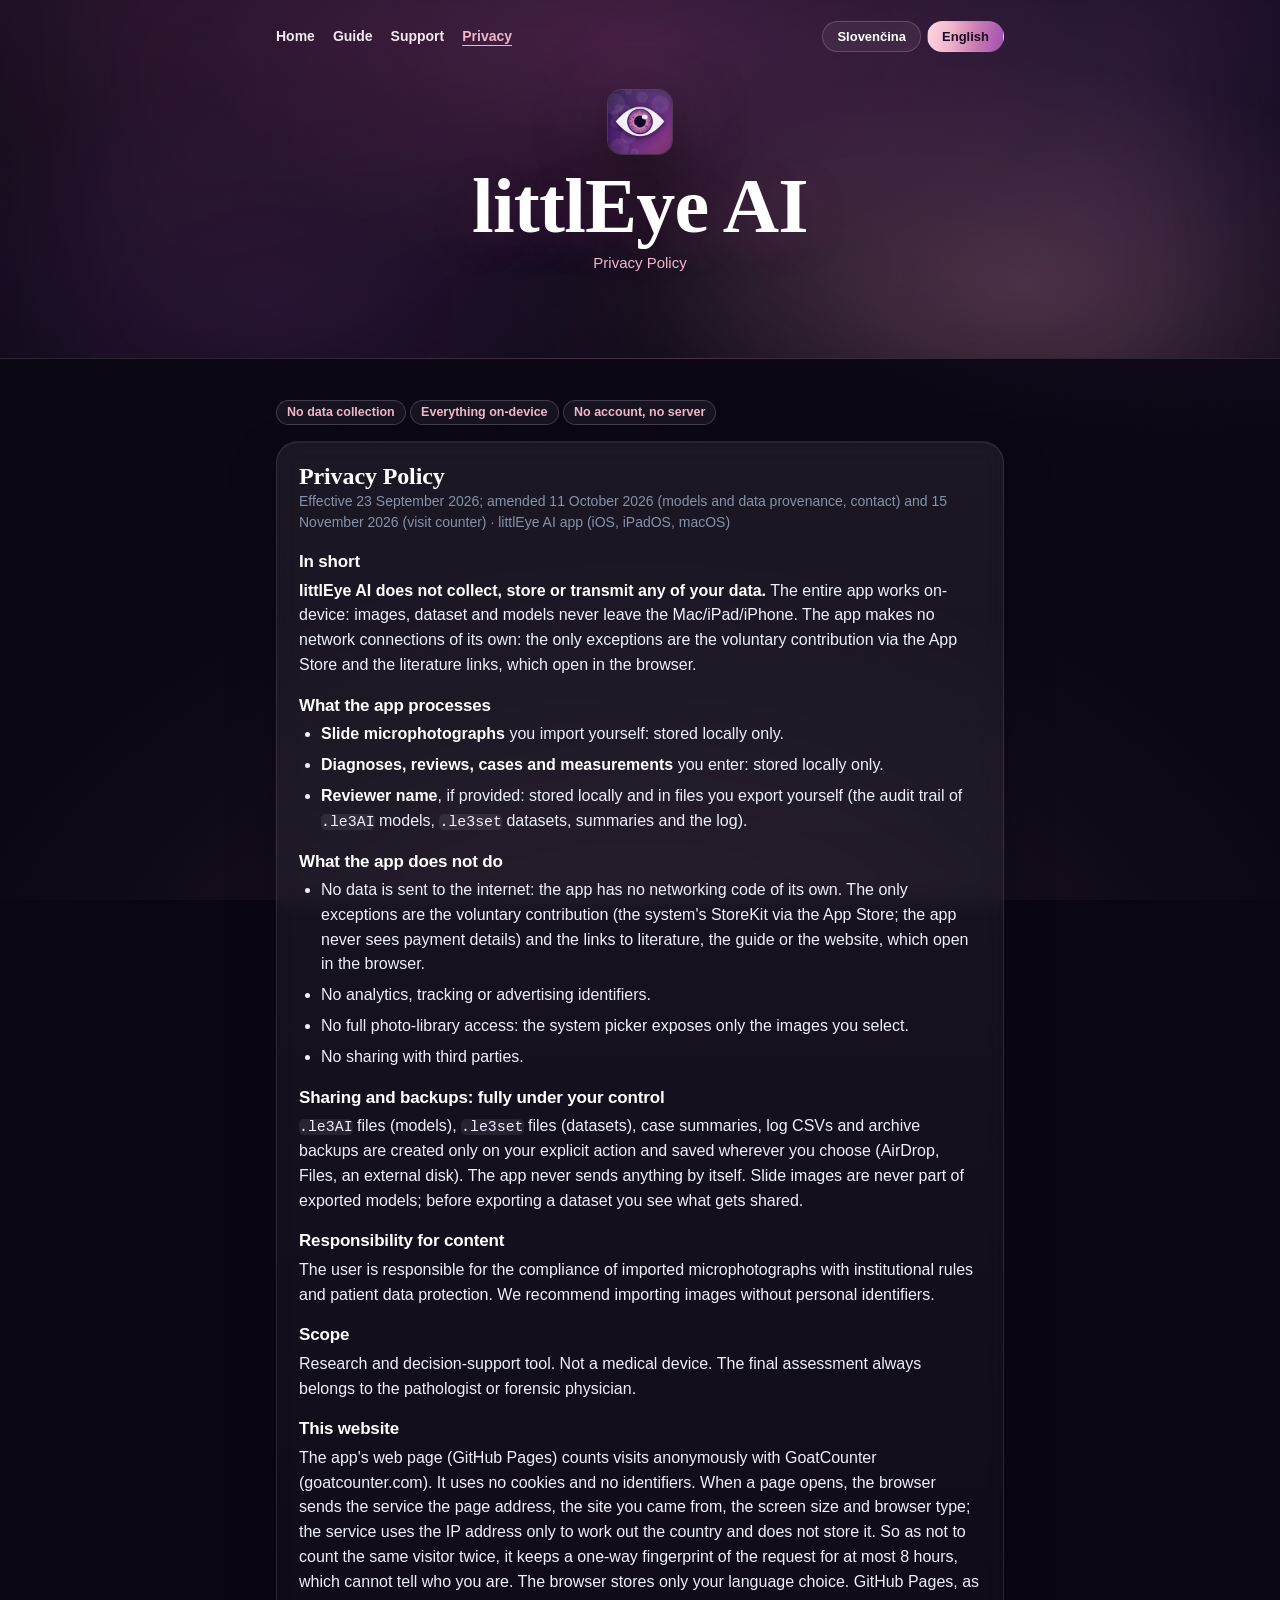
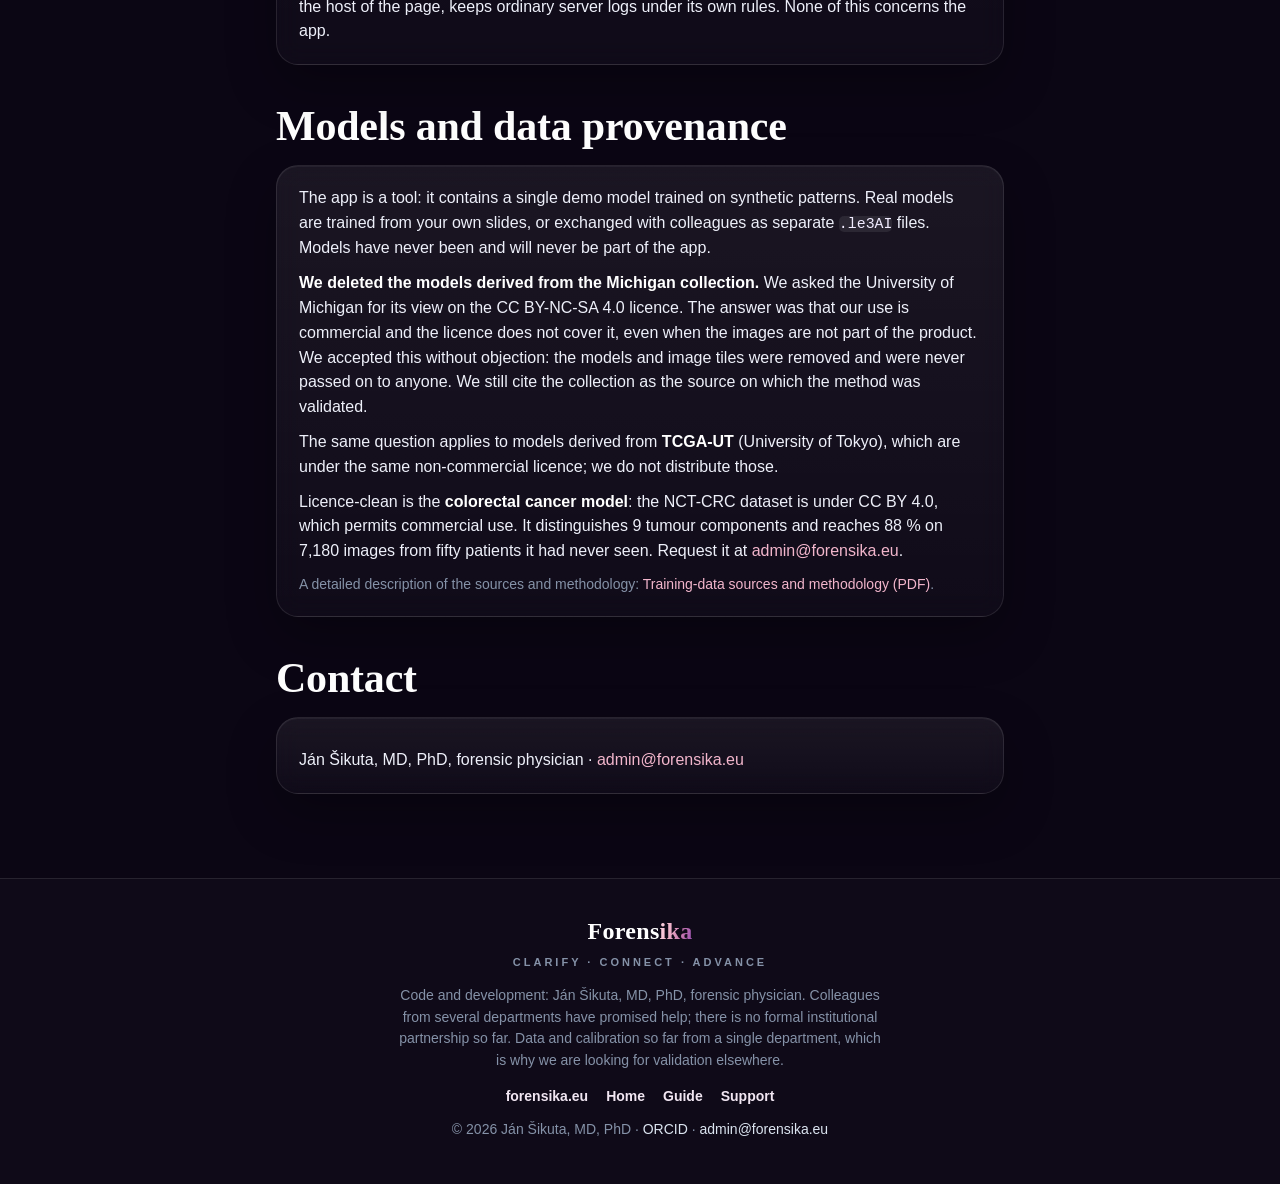
<file: privacy.html>
<!DOCTYPE html>
<html lang="sk" data-lang="sk" data-title-sk="littlEye AI: Ochrana súkromia" data-title-en="littlEye AI: Privacy Policy">
<head>
<meta charset="UTF-8"><meta http-equiv="Content-Security-Policy" content="default-src 'self'; script-src 'self' 'sha256-ASbIsmSw09z8dGQgEzzn+WJEQYaIvDvIPM+lk5Gh8Gs='; style-src 'self' 'unsafe-inline'; img-src 'self' data:; font-src 'self' data:; media-src 'self'; connect-src 'self' https://forensika.goatcounter.com; object-src 'none'; base-uri 'self'; form-action 'none'; upgrade-insecure-requests"><meta name="referrer" content="strict-origin-when-cross-origin">
<meta name="viewport" content="width=device-width, initial-scale=1.0">
<title>littlEye AI: Ochrana súkromia</title>
<meta name="description" content="Zásady ochrany súkromia littlEye AI: žiadny zber údajov, všetko v zariadení; výnimkou je dobrovoľný príspevok cez App Store a anonymné počítadlo návštev tejto stránky. Modely a pôvod dát.">
<meta name="theme-color" content="#261747">
<link rel="canonical" href="https://dzanino.github.io/littlEyeAI/privacy.html">
<link rel="alternate" hreflang="x-default" href="https://dzanino.github.io/littlEyeAI/privacy.html">
<meta property="og:type" content="website">
<meta property="og:site_name" content="littlEye AI">
<meta property="og:url" content="https://dzanino.github.io/littlEyeAI/privacy.html">
<meta property="og:title" content="littlEye AI: Ochrana súkromia · Privacy Policy">
<meta property="og:description" content="Žiadny zber údajov, všetko v zariadení. · No data collection, everything on-device.">
<meta property="og:image" content="https://dzanino.github.io/littlEyeAI/assets/og.png">
<meta property="og:image:width" content="1200">
<meta property="og:image:height" content="630">
<link rel="icon" href="assets/favicon.ico" sizes="any">
<link rel="icon" type="image/png" sizes="32x32" href="assets/favicon-32.png">
<link rel="icon" type="image/png" sizes="192x192" href="assets/icon-192.png">
<link rel="apple-touch-icon" sizes="180x180" href="assets/apple-touch-icon.png">
<link rel="stylesheet" href="assets/site.css">
<script>(function(){try{var h=document.documentElement,q=(location.search.match(/[?&]lang=(sk|en)\b/)||[])[1],s=localStorage.getItem('littleye-lang'),l=q||s||((navigator.language||'en').toLowerCase().indexOf('sk')===0?'sk':'en');h.setAttribute('data-lang',l);h.setAttribute('lang',l);}catch(e){}})();</script>
<link rel="stylesheet" href="glam.css?v=20261017">
<link rel="me" href="https://orcid.org/0000-0002-4690-0317">
</head>
<body>
<a class="skip" href="#obsah"><span class="sk">Preskočiť na obsah</span><span class="en">Skip to content</span></a>
<svg width="0" height="0" class="sprite" aria-hidden="true">
  <symbol id="i-info" viewBox="0 0 24 24"><circle cx="12" cy="12" r="9"/><path d="M12 11v5"/><path d="M12 8h.01"/></symbol>
</svg>

<header class="hero kompaktny">
  <div class="wrap">
    <div class="topbar">
      <nav class="hnav" aria-label="Stránky">
        <a href="index.html"><span class="sk">Domov</span><span class="en">Home</span></a>
        <a href="navod/"><span class="sk">Návod</span><span class="en">Guide</span></a>
        <a href="support.html"><span class="sk">Podpora</span><span class="en">Support</span></a>
        <a href="privacy.html" aria-current="page"><span class="sk">Súkromie</span><span class="en">Privacy</span></a>
      </nav>
      <div class="langbar" role="group" aria-label="Language">
        <button type="button" data-set="sk" aria-pressed="true">Slovenčina</button>
        <button type="button" data-set="en" aria-pressed="false">English</button>
      </div>
    </div>
    <div class="hero-telo">
      <a href="index.html"><img class="logo" src="assets/icon-192.png" width="64" height="64" alt="littlEye AI"></a>
      <h1>littlEye AI</h1>
      <p class="pod sk">Ochrana súkromia</p><p class="pod en">Privacy Policy</p>
    </div>
  </div>
</header>

<main id="obsah">
  <div class="wrap">

    <p class="mb-16">
      <span class="stitok uspech"><span class="sk">Žiadny zber údajov</span><span class="en">No data collection</span></span>
      <span class="stitok uspech"><span class="sk">Všetko v zariadení</span><span class="en">Everything on-device</span></span>
      <span class="stitok uspech"><span class="sk">Bez účtu, bez servera</span><span class="en">No account, no server</span></span>
    </p>

    <section id="zasady">
      <div class="karta">
        <div class="sk">
          <h2>Zásady ochrany súkromia</h2>
          <p class="muted mala">Platné od 23. septembra 2026; doplnené 11. októbra 2026 (modely a pôvod dát, kontakt) a 15. novembra 2026 (počítadlo návštev) · aplikácia littlEye AI (iOS, iPadOS, macOS)</p>

          <h3>Stručne</h3>
          <p><strong>littlEye AI nezbiera, neukladá ani neodosiela žiadne vaše údaje.</strong> Celá aplikácia pracuje výhradne v zariadení: snímky, dataset aj modely nikdy neopúšťajú Mac/iPad/iPhone. Aplikácia sa na sieť nepripája: jedinou výnimkou je dobrovoľný príspevok cez App Store a odkazy na literatúru, ktoré sa otvárajú v prehliadači.</p>

          <h3>Aké údaje aplikácia spracúva</h3>
          <ul>
            <li><strong>Mikrofotografie preparátov</strong>, ktoré sami importujete: ukladajú sa len lokálne v úložisku aplikácie.</li>
            <li><strong>Diagnózy, hodnotenia, prípady a merania</strong>, ktoré zadáte: ukladajú sa len lokálne.</li>
            <li><strong>Meno hodnotiteľa</strong>, ak ho vyplníte: ukladá sa len lokálne a do súborov, ktoré sami exportujete (audit trail modelov <code>.le3AI</code>, datasetov <code>.le3set</code>, súhrnov a denníka).</li>
          </ul>

          <h3>Čo aplikácia nerobí</h3>
          <ul>
            <li>Neodosiela žiadne údaje na internet: nemá vlastný sieťový kód. Jedinými výnimkami sú dobrovoľný príspevok (systémový StoreKit cez App Store; aplikácia nevidí platobné údaje) a odkazy na literatúru, návod či web, ktoré sa otvárajú v prehliadači.</li>
            <li>Nepoužíva analytiku, sledovanie ani reklamné identifikátory.</li>
            <li>Nemá prístup k celej knižnici fotiek: systémový výber sprístupní len snímky, ktoré sami vyberiete.</li>
            <li>Nezdieľa údaje s tretími stranami.</li>
          </ul>

          <h3>Zdieľanie a zálohy: plne vo vašich rukách</h3>
          <p>Súbory <code>.le3AI</code> (modely), <code>.le3set</code> (datasety), súhrny prípadov, CSV z denníka a zálohy archívu vznikajú výlučne na váš pokyn a ukladajú sa tam, kam ich sami uložíte (AirDrop, Súbory, externý disk). Aplikácia sama od seba nič neodosiela. Snímky preparátov nie sú súčasťou exportovaných modelov; pred exportom datasetu vidíte, čo sa zdieľa.</p>

          <h3>Zodpovednosť za obsah</h3>
          <p>Za súlad importovaných mikrofotografií s pravidlami pracoviska a ochranou osobných údajov pacientov zodpovedá používateľ. Odporúčame importovať snímky bez identifikačných údajov osôb.</p>

          <h3>Vymedzenie</h3>
          <p>Výskumný a podporný nástroj. Nie je zdravotnícka pomôcka. Finálne posúdenie vždy patrí patológovi či súdnemu lekárovi.</p>

          <h3>Táto webová stránka</h3>
          <p>Stránka o aplikácii (GitHub Pages) počíta návštevy anonymne službou GoatCounter (goatcounter.com). Nepoužíva cookies ani identifikátory. Pri otvorení stránky prehliadač pošle službe adresu stránky, web, z ktorého ste prišli, veľkosť obrazovky a typ prehliadača; služba z IP adresy určí len krajinu a IP adresu neukladá. Aby toho istého návštevníka nerátala dvakrát, pamätá si najviac 8 hodín jednosmerný odtlačok požiadavky, z ktorého sa nedá zistiť, kto ste. V prehliadači sa ukladá len zvolený jazyk. GitHub Pages ako hostiteľ stránky vedie bežné serverové záznamy podľa vlastných pravidiel. Aplikácie sa to netýka.</p>
        </div>

        <div class="en" lang="en">
          <h2>Privacy Policy</h2>
          <p class="muted mala">Effective 23 September 2026; amended 11 October 2026 (models and data provenance, contact) and 15 November 2026 (visit counter) · littlEye AI app (iOS, iPadOS, macOS)</p>

          <h3>In short</h3>
          <p><strong>littlEye AI does not collect, store or transmit any of your data.</strong> The entire app works on-device: images, dataset and models never leave the Mac/iPad/iPhone. The app makes no network connections of its own: the only exceptions are the voluntary contribution via the App Store and the literature links, which open in the browser.</p>

          <h3>What the app processes</h3>
          <ul>
            <li><strong>Slide microphotographs</strong> you import yourself: stored locally only.</li>
            <li><strong>Diagnoses, reviews, cases and measurements</strong> you enter: stored locally only.</li>
            <li><strong>Reviewer name</strong>, if provided: stored locally and in files you export yourself (the audit trail of <code>.le3AI</code> models, <code>.le3set</code> datasets, summaries and the log).</li>
          </ul>

          <h3>What the app does not do</h3>
          <ul>
            <li>No data is sent to the internet: the app has no networking code of its own. The only exceptions are the voluntary contribution (the system's StoreKit via the App Store; the app never sees payment details) and the links to literature, the guide or the website, which open in the browser.</li>
            <li>No analytics, tracking or advertising identifiers.</li>
            <li>No full photo-library access: the system picker exposes only the images you select.</li>
            <li>No sharing with third parties.</li>
          </ul>

          <h3>Sharing and backups: fully under your control</h3>
          <p><code>.le3AI</code> files (models), <code>.le3set</code> files (datasets), case summaries, log CSVs and archive backups are created only on your explicit action and saved wherever you choose (AirDrop, Files, an external disk). The app never sends anything by itself. Slide images are never part of exported models; before exporting a dataset you see what gets shared.</p>

          <h3>Responsibility for content</h3>
          <p>The user is responsible for the compliance of imported microphotographs with institutional rules and patient data protection. We recommend importing images without personal identifiers.</p>

          <h3>Scope</h3>
          <p>Research and decision-support tool. Not a medical device. The final assessment always belongs to the pathologist or forensic physician.</p>

          <h3>This website</h3>
          <p>The app's web page (GitHub Pages) counts visits anonymously with GoatCounter (goatcounter.com). It uses no cookies and no identifiers. When a page opens, the browser sends the service the page address, the site you came from, the screen size and browser type; the service uses the IP address only to work out the country and does not store it. So as not to count the same visitor twice, it keeps a one-way fingerprint of the request for at most 8 hours, which cannot tell who you are. The browser stores only your language choice. GitHub Pages, as the host of the page, keeps ordinary server logs under its own rules. None of this concerns the app.</p>
        </div>
      </div>
    </section>

    <section id="data">
      <h2 class="sk">Modely a pôvod dát</h2>
      <h2 class="en">Models and data provenance</h2>
      <div class="karta">
        <div class="sk">
          <p>Aplikácia je nástroj: obsahuje jediný ukážkový model natrénovaný na syntetických vzoroch. Skutočné modely si natrénujete z vlastných preparátov alebo si ich vymeníte s kolegami ako samostatné súbory <code>.le3AI</code>. Modely nikdy neboli a nebudú súčasťou aplikácie.</p>
          <p><strong>Modely odvodené z michiganskej zbierky sme zmazali.</strong> Požiadali sme University of Michigan o stanovisko k licencii CC BY-NC-SA 4.0. Odpoveď znela, že naše použitie je komerčné a licencia ho nepokrýva, a to aj vtedy, keď snímky nie sú súčasťou produktu. Stanovisko sme prijali bez námietok: modely aj výrezy snímok sme odstránili a nikdy neboli nikomu odovzdané. Zbierku uvádzame naďalej ako zdroj, na ktorom sme metódu overili.</p>
          <p>Rovnaká otázka sa týka modelov odvodených z <strong>TCGA-UT</strong> (Univerzita v Tokiu), ktoré sú pod tou istou nekomerčnou licenciou; tie nešírime.</p>
          <p>Licenčne čistý je <strong>model kolorektálneho karcinómu</strong>: dataset NCT-CRC je pod CC BY 4.0, ktorá komerčné použitie povoľuje. Rozlišuje 9 zložiek nádoru a dosahuje 88 % na 7 180 snímkach od päťdesiatich pacientov, ktorých nikdy nevidel. Vyžiadajte si ho na <a href="mailto:admin@forensika.eu?subject=littlEye%20AI%20%E2%80%94%20model%20NCT-CRC">admin@forensika.eu</a>.</p>
          <p class="muted mala">Podrobný opis zdrojov a metodiky: <a href="littlEye_AI_zdroje_dat.pdf">Zdroje trénovacích dát a metodika (PDF)</a>.</p>
        </div>
        <div class="en" lang="en">
          <p>The app is a tool: it contains a single demo model trained on synthetic patterns. Real models are trained from your own slides, or exchanged with colleagues as separate <code>.le3AI</code> files. Models have never been and will never be part of the app.</p>
          <p><strong>We deleted the models derived from the Michigan collection.</strong> We asked the University of Michigan for its view on the CC BY-NC-SA 4.0 licence. The answer was that our use is commercial and the licence does not cover it, even when the images are not part of the product. We accepted this without objection: the models and image tiles were removed and were never passed on to anyone. We still cite the collection as the source on which the method was validated.</p>
          <p>The same question applies to models derived from <strong>TCGA-UT</strong> (University of Tokyo), which are under the same non-commercial licence; we do not distribute those.</p>
          <p>Licence-clean is the <strong>colorectal cancer model</strong>: the NCT-CRC dataset is under CC BY 4.0, which permits commercial use. It distinguishes 9 tumour components and reaches 88 % on 7,180 images from fifty patients it had never seen. Request it at <a href="mailto:admin@forensika.eu?subject=littlEye%20AI%20%E2%80%94%20NCT-CRC%20model">admin@forensika.eu</a>.</p>
          <p class="muted mala">A detailed description of the sources and methodology: <a href="littlEye_AI_data_sources_EN.pdf">Training-data sources and methodology (PDF)</a>.</p>
        </div>
      </div>
    </section>

    <section id="kontakt">
      <h2 class="sk">Kontakt</h2>
      <h2 class="en">Contact</h2>
      <div class="karta">
        <p class="sk">MUDr. Ján Šikuta, PhD., súdny lekár · <a href="mailto:admin@forensika.eu">admin@forensika.eu</a></p>
        <p class="en">Ján Šikuta, MD, PhD, forensic physician · <a href="mailto:admin@forensika.eu">admin@forensika.eu</a></p>
      </div>
    </section>

  </div>
</main>

<footer>
  <div class="wrap">
    <div class="brand">Forens<span class="g">ika</span></div>
    <div class="slogan"><span class="sk">Objasňujeme · Spájame · Posúvame</span><span class="en">Clarify · Connect · Advance</span></div>
    <p class="povod sk">Kód a vývoj: MUDr. Ján Šikuta, PhD., súdny lekár. Kolegovia z viacerých pracovísk prisľúbili pomoc, oficiálna spolupráca inštitúcií zatiaľ nie je. Dáta a kalibrácia zatiaľ z jedného pracoviska, preto hľadáme validáciu inde.</p>
    <p class="povod en">Code and development: Ján Šikuta, MD, PhD, forensic physician. Colleagues from several departments have promised help; there is no formal institutional partnership so far. Data and calibration so far from a single department, which is why we are looking for validation elsewhere.</p>
    <nav aria-label="Päta">
      <a href="https://forensika.eu/">forensika.eu</a>
      <a href="index.html"><span class="sk">Domov</span><span class="en">Home</span></a>
      <a href="navod/"><span class="sk">Návod</span><span class="en">Guide</span></a>
      <a href="support.html"><span class="sk">Podpora</span><span class="en">Support</span></a>
    </nav>
    <div class="copy"><span data-fz>©</span> 2026 <span class="sk">MUDr. Ján Šikuta, PhD. · <a href="https://orcid.org/0000-0002-4690-0317" rel="me noopener" target="_blank">ORCID</a></span><span class="en">Ján Šikuta, MD, PhD · <a href="https://orcid.org/0000-0002-4690-0317" rel="me noopener" target="_blank">ORCID</a></span> · <a href="mailto:admin@forensika.eu">admin@forensika.eu</a></div>
  </div>
</footer>

<script src="lang.js"></script>
<script src="site.js"></script>
</body>
</html>
</file>
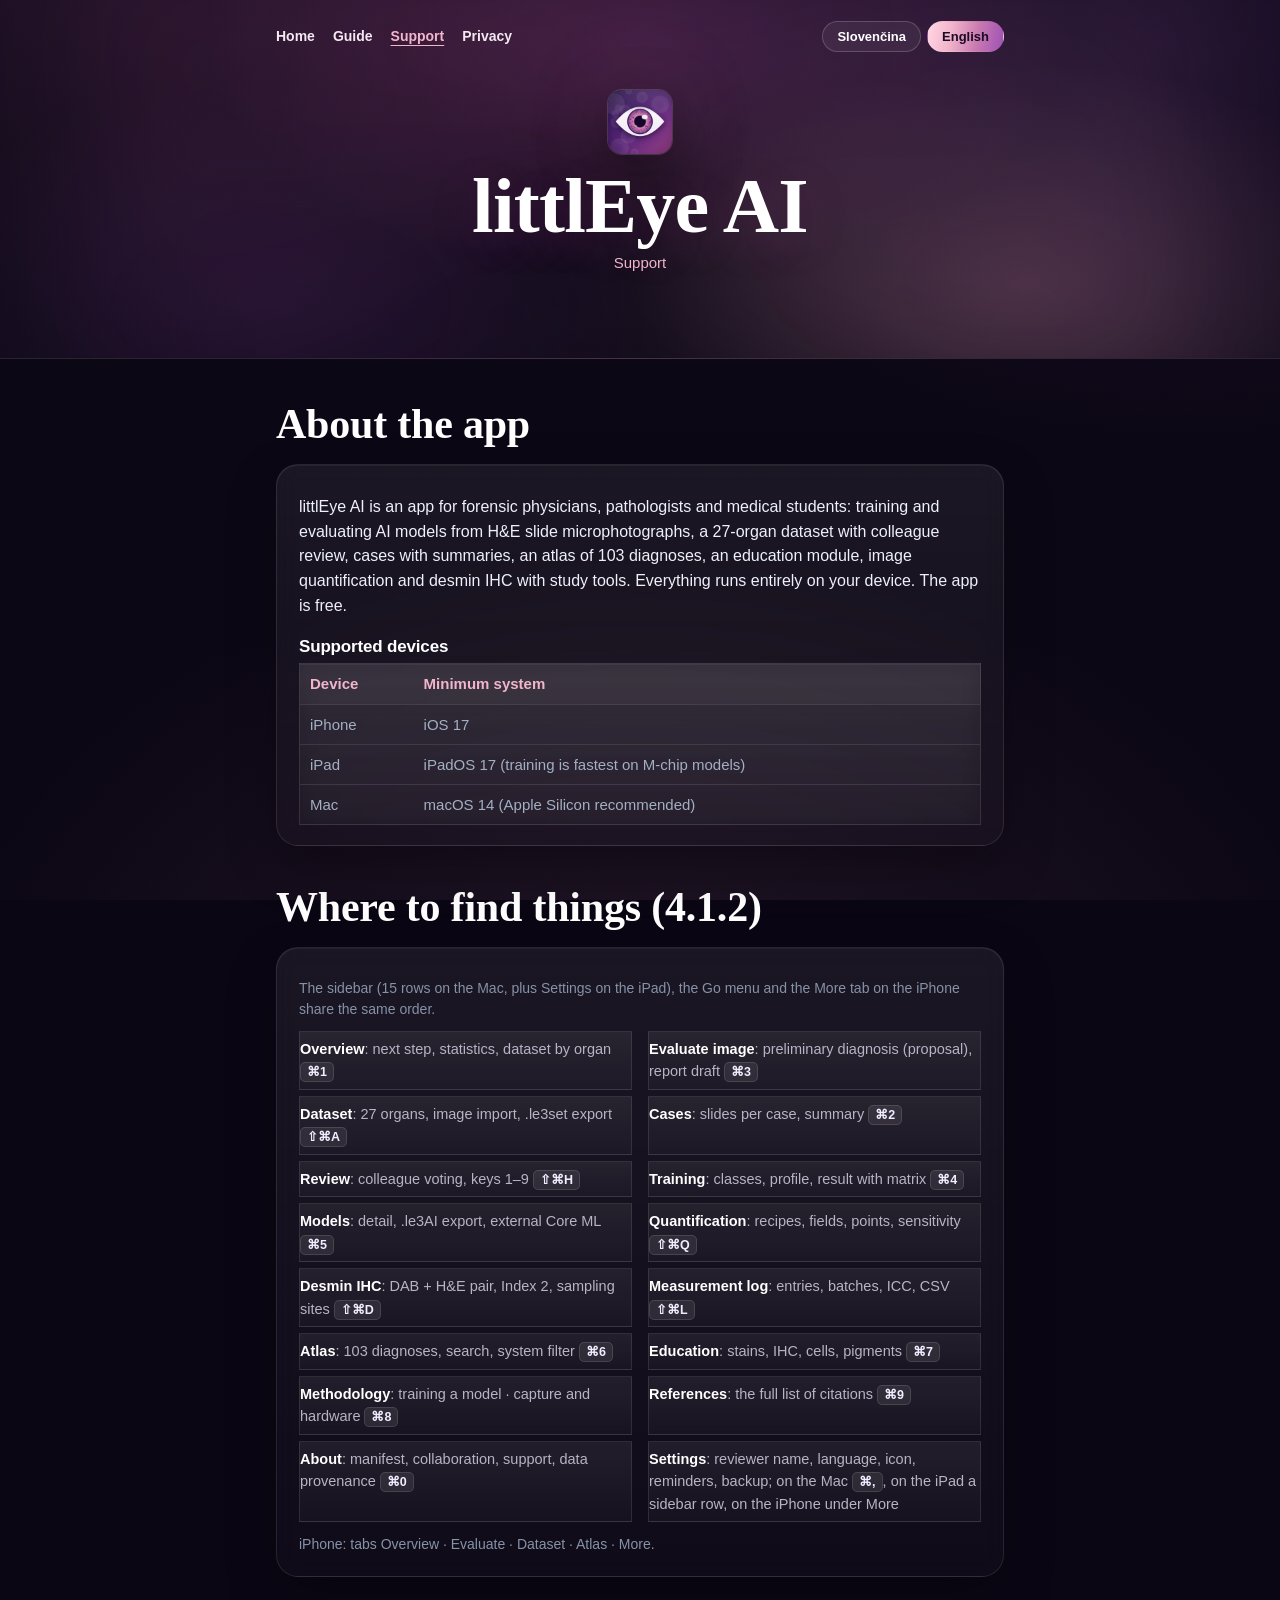
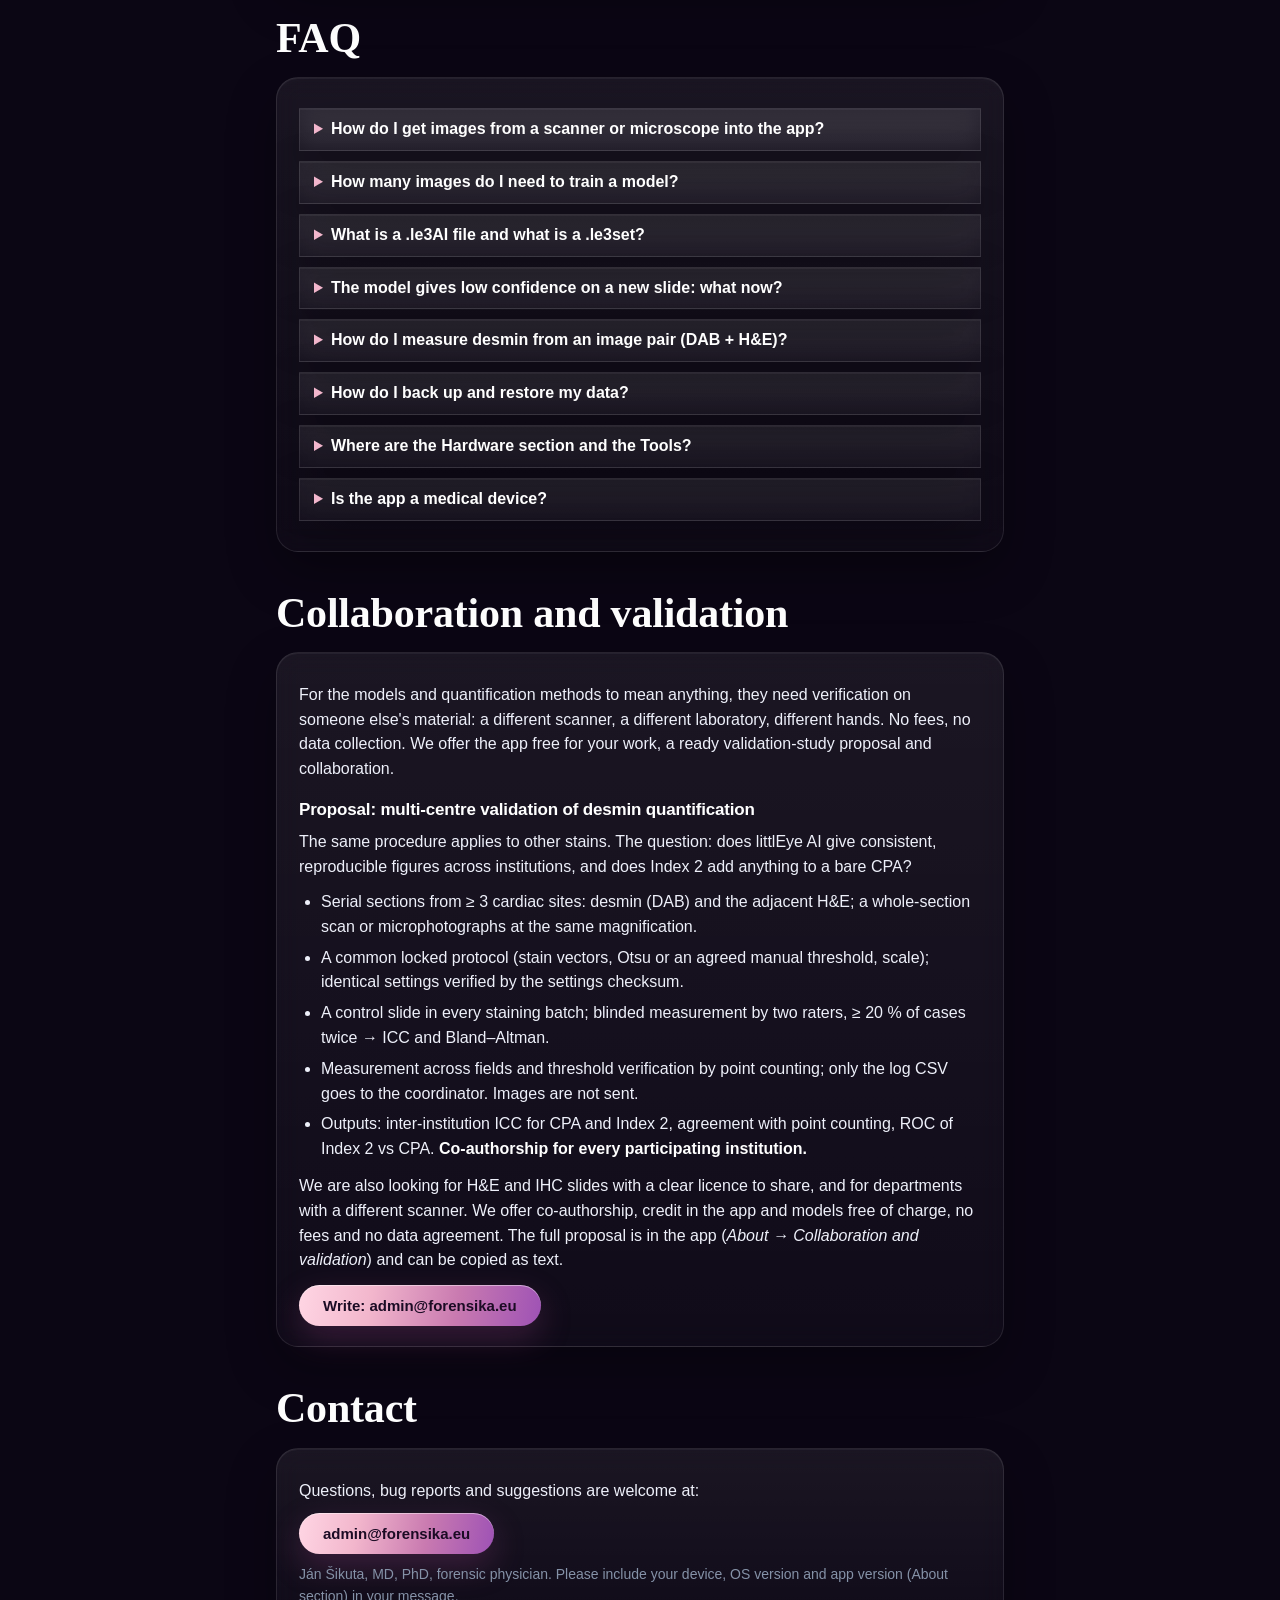
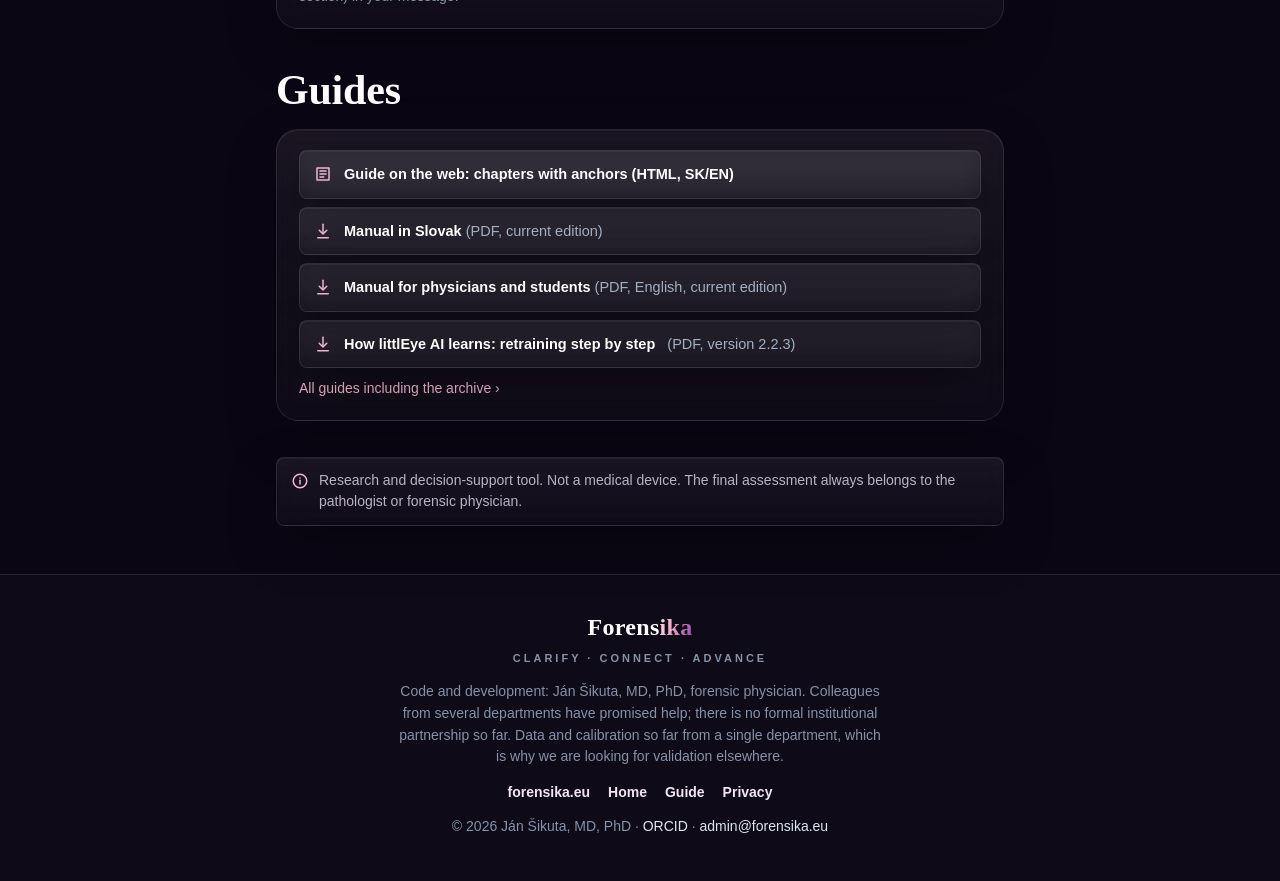
<file: support.html>
<!DOCTYPE html>
<html lang="sk" data-lang="sk" data-title-sk="littlEye AI: Podpora" data-title-en="littlEye AI: Support">
<head>
<meta charset="UTF-8"><meta http-equiv="Content-Security-Policy" content="default-src 'self'; script-src 'self' 'sha256-ASbIsmSw09z8dGQgEzzn+WJEQYaIvDvIPM+lk5Gh8Gs='; style-src 'self' 'unsafe-inline'; img-src 'self' data:; font-src 'self' data:; media-src 'self'; connect-src 'self' https://forensika.goatcounter.com; object-src 'none'; base-uri 'self'; form-action 'none'; upgrade-insecure-requests"><meta name="referrer" content="strict-origin-when-cross-origin">
<meta name="viewport" content="width=device-width, initial-scale=1.0">
<title>littlEye AI: Podpora</title>
<meta name="description" content="Podpora littlEye AI: kde čo nájdete v aplikácii 4.0, časté otázky, návrh validačnej štúdie, návody a kontakt.">
<meta name="theme-color" content="#261747">
<link rel="canonical" href="https://dzanino.github.io/littlEyeAI/support.html">
<link rel="alternate" hreflang="x-default" href="https://dzanino.github.io/littlEyeAI/support.html">
<meta property="og:type" content="website">
<meta property="og:site_name" content="littlEye AI">
<meta property="og:url" content="https://dzanino.github.io/littlEyeAI/support.html">
<meta property="og:title" content="littlEye AI: Podpora · Support">
<meta property="og:description" content="Kde čo nájdete v aplikácii, časté otázky, návrh validačnej štúdie a kontakt. · Where to find things in the app, FAQ, the validation-study proposal and contact.">
<meta property="og:image" content="https://dzanino.github.io/littlEyeAI/assets/og.png">
<meta property="og:image:width" content="1200">
<meta property="og:image:height" content="630">
<link rel="icon" href="assets/favicon.ico" sizes="any">
<link rel="icon" type="image/png" sizes="32x32" href="assets/favicon-32.png">
<link rel="icon" type="image/png" sizes="192x192" href="assets/icon-192.png">
<link rel="apple-touch-icon" sizes="180x180" href="assets/apple-touch-icon.png">
<link rel="stylesheet" href="assets/site.css">
<script>(function(){try{var h=document.documentElement,q=(location.search.match(/[?&]lang=(sk|en)\b/)||[])[1],s=localStorage.getItem('littleye-lang'),l=q||s||((navigator.language||'en').toLowerCase().indexOf('sk')===0?'sk':'en');h.setAttribute('data-lang',l);h.setAttribute('lang',l);}catch(e){}})();</script>
<link rel="stylesheet" href="glam.css?v=20261017">
<link rel="me" href="https://orcid.org/0000-0002-4690-0317">
</head>
<body>
<a class="skip" href="#obsah"><span class="sk">Preskočiť na obsah</span><span class="en">Skip to content</span></a>
<svg width="0" height="0" class="sprite" aria-hidden="true">
  <symbol id="i-pdf" viewBox="0 0 24 24"><path d="M12 3v12"/><path d="m7 11 5 5 5-5"/><path d="M5 21h14"/></symbol>
  <symbol id="i-html" viewBox="0 0 24 24"><path d="M4 4h16v16H4z"/><path d="M8 12h8"/><path d="M8 8h8"/><path d="M8 16h5"/></symbol>
  <symbol id="i-info" viewBox="0 0 24 24"><circle cx="12" cy="12" r="9"/><path d="M12 11v5"/><path d="M12 8h.01"/></symbol>
</svg>

<header class="hero kompaktny">
  <div class="wrap">
    <div class="topbar">
      <nav class="hnav" aria-label="Stránky">
        <a href="index.html"><span class="sk">Domov</span><span class="en">Home</span></a>
        <a href="navod/"><span class="sk">Návod</span><span class="en">Guide</span></a>
        <a href="support.html" aria-current="page"><span class="sk">Podpora</span><span class="en">Support</span></a>
        <a href="privacy.html"><span class="sk">Súkromie</span><span class="en">Privacy</span></a>
      </nav>
      <div class="langbar" role="group" aria-label="Language">
        <button type="button" data-set="sk" aria-pressed="true">Slovenčina</button>
        <button type="button" data-set="en" aria-pressed="false">English</button>
      </div>
    </div>
    <div class="hero-telo">
      <a href="index.html"><img class="logo" src="assets/icon-192.png" width="64" height="64" alt="littlEye AI"></a>
      <h1>littlEye AI</h1>
      <p class="pod sk">Podpora</p><p class="pod en">Support</p>
    </div>
  </div>
</header>

<main id="obsah">
  <div class="wrap">

    <section id="o-aplikacii">
      <h2 class="sk">O aplikácii</h2>
      <h2 class="en">About the app</h2>
      <div class="karta">
        <p class="sk">littlEye AI je aplikácia pre súdnych lekárov, patológov a študentov medicíny: tréning a vyhodnocovanie AI modelov z mikrofotografií HE preparátov, dataset 27 orgánov s hodnotením kolegami, prípady so súhrnmi, atlas 103 diagnóz, edukačný modul, kvantifikácia obrazu a IHC dezmín s nástrojmi pre štúdiu. Všetko beží výhradne vo vašom zariadení. Aplikácia je zadarmo.</p>
        <p class="en">littlEye AI is an app for forensic physicians, pathologists and medical students: training and evaluating AI models from H&amp;E slide microphotographs, a 27-organ dataset with colleague review, cases with summaries, an atlas of 103 diagnoses, an education module, image quantification and desmin IHC with study tools. Everything runs entirely on your device. The app is free.</p>
        <h3 class="sk">Podporované zariadenia</h3><h3 class="en">Supported devices</h3>
        <div class="tab">
          <table>
            <tr><th class="sk">Zariadenie</th><th class="en">Device</th><th class="sk">Minimálny systém</th><th class="en">Minimum system</th></tr>
            <tr><td>iPhone</td><td>iOS 17</td></tr>
            <tr><td>iPad</td><td><span class="sk">iPadOS 17 (tréning je najrýchlejší na modeloch s čipom M)</span><span class="en">iPadOS 17 (training is fastest on M-chip models)</span></td></tr>
            <tr><td>Mac</td><td><span class="sk">macOS 14 (Apple Silicon odporúčané)</span><span class="en">macOS 14 (Apple Silicon recommended)</span></td></tr>
          </table>
        </div>
      </div>
    </section>

    <section id="kde">
      <h2 class="sk">Kde čo nájdem (4.1.2)</h2>
      <h2 class="en">Where to find things (4.1.2)</h2>
      <div class="karta">
        <p class="muted mala sk">Bočný panel (15 riadkov na Macu, na iPade navyše Nastavenia), menu Prejsť a záložka Viac na iPhone majú rovnaké poradie.</p>
        <p class="muted mala en">The sidebar (15 rows on the Mac, plus Settings on the iPad), the Go menu and the More tab on the iPhone share the same order.</p>
        <ul class="kde mt-10">
          <li><b class="sk">Prehľad</b><b class="en">Overview</b><span class="sk">: ďalší krok, štatistiky, dataset po orgánoch</span><span class="en">: next step, statistics, dataset by organ</span> <kbd>⌘1</kbd></li>
          <li><b class="sk">Vyhodnotiť snímku</b><b class="en">Evaluate image</b><span class="sk">: prvotná diagnóza (návrh), návrh nálezu</span><span class="en">: preliminary diagnosis (proposal), report draft</span> <kbd>⌘3</kbd></li>
          <li><b>Dataset</b><span class="sk">: 27 orgánov, import snímok, export .le3set</span><span class="en">: 27 organs, image import, .le3set export</span> <kbd>⇧⌘A</kbd></li>
          <li><b class="sk">Prípady</b><b class="en">Cases</b><span class="sk">: sklíčka k prípadu, súhrn</span><span class="en">: slides per case, summary</span> <kbd>⌘2</kbd></li>
          <li><b class="sk">Hodnotenie</b><b class="en">Review</b><span class="sk">: hlasovanie kolegov, klávesy 1–9</span><span class="en">: colleague voting, keys 1–9</span> <kbd>⇧⌘H</kbd></li>
          <li><b class="sk">Tréning</b><b class="en">Training</b><span class="sk">: triedy, profil, výsledok s maticou</span><span class="en">: classes, profile, result with matrix</span> <kbd>⌘4</kbd></li>
          <li><b class="sk">Modely</b><b class="en">Models</b><span class="sk">: detail, export .le3AI, externý Core ML</span><span class="en">: detail, .le3AI export, external Core ML</span> <kbd>⌘5</kbd></li>
          <li><b class="sk">Kvantifikácia</b><b class="en">Quantification</b><span class="sk">: recepty, polia, body, citlivosť</span><span class="en">: recipes, fields, points, sensitivity</span> <kbd>⇧⌘Q</kbd></li>
          <li><b class="sk">IHC dezmín</b><b class="en">Desmin IHC</b><span class="sk">: dvojica DAB + HE, Index 2, miesta odberu</span><span class="en">: DAB + H&amp;E pair, Index 2, sampling sites</span> <kbd>⇧⌘D</kbd></li>
          <li><b class="sk">Denník meraní</b><b class="en">Measurement log</b><span class="sk">: zápisy, šarže, ICC, CSV</span><span class="en">: entries, batches, ICC, CSV</span> <kbd>⇧⌘L</kbd></li>
          <li><b>Atlas</b><span class="sk">: 103 diagnóz, hľadanie, filter sústavy</span><span class="en">: 103 diagnoses, search, system filter</span> <kbd>⌘6</kbd></li>
          <li><b class="sk">Edukácia</b><b class="en">Education</b><span class="sk">: farbenia, IHC, bunky, pigmenty</span><span class="en">: stains, IHC, cells, pigments</span> <kbd>⌘7</kbd></li>
          <li><b class="sk">Metodika</b><b class="en">Methodology</b><span class="sk">: tréning modelu · snímanie a hardvér</span><span class="en">: training a model · capture and hardware</span> <kbd>⌘8</kbd></li>
          <li><b class="sk">Zdroje</b><b class="en">References</b><span class="sk">: úplný zoznam citácií</span><span class="en">: the full list of citations</span> <kbd>⌘9</kbd></li>
          <li><b class="sk">Info</b><b class="en">About</b><span class="sk">: manifest, spolupráca, podpora, pôvod dát</span><span class="en">: manifest, collaboration, support, data provenance</span> <kbd>⌘0</kbd></li>
          <li><b class="sk">Nastavenia</b><b class="en">Settings</b><span class="sk">: meno hodnotiteľa, jazyk, ikona, pripomienky, záloha; na Macu</span><span class="en">: reviewer name, language, icon, reminders, backup; on the Mac</span> <kbd>⌘,</kbd><span class="sk">, na iPade riadok panela, na iPhone vo Viac</span><span class="en">, on the iPad a sidebar row, on the iPhone under More</span></li>
        </ul>
        <p class="muted mala sk mt-12">iPhone: záložky Prehľad · Vyhodnotiť · Dataset · Atlas · Viac.</p>
        <p class="muted mala en mt-12">iPhone: tabs Overview · Evaluate · Dataset · Atlas · More.</p>
      </div>
    </section>

    <section id="faq">
      <h2 class="sk">Časté otázky</h2>
      <h2 class="en">FAQ</h2>
      <div class="karta">
        <div class="sk">
          <details>
            <summary>Ako dostanem snímky zo skenera alebo mikroskopu do aplikácie?</summary>
            <p>Aplikácia číta hotové súbory JPEG, PNG, TIFF a HEIC, nepotrebuje ovládače. Exportujte snímky z programu kamery či skenera a preneste ich cez aplikáciu Súbory (USB-C kľúč, sieťový disk SMB, iCloud Drive) alebo AirDropom; na Macu ich pustite priamo do orgánu v sekcii <em>Dataset</em>. Podrobný postup je v sekcii <em>Metodika → Snímanie a hardvér</em>.</p>
          </details>
          <details>
            <summary>Koľko snímok potrebujem na tréning modelu?</summary>
            <p>Technické minimum sú 2 triedy po 5 snímok; rozumný začiatok je 30+ snímok na triedu z viacerých prípadov, pri jednom zväčšení. Tréning ukáže pripravenosť každej triedy semaforom; pravidlá sú v sekcii <em>Metodika → Tréning modelu</em>.</p>
          </details>
          <details>
            <summary>Čo je súbor .le3AI a čo .le3set?</summary>
            <p><b>.le3AI</b> je prenosný balík natrénovaného modelu: Core ML model + metriky (vrátane konfúznej matice) + audit trail (autor, dátum, triedy). Snímky preparátov nie sú jeho súčasťou. <b>.le3set</b> je zdieľaný dataset sklíčok s diagnózami a hodnoteniami. Oba sú šifrované, zdieľajú sa AirDropom, mailom či cez Súbory a importujú dvojklikom alebo ťuknutím; pred exportom datasetu vidíte, čo sa zdieľa.</p>
          </details>
          <details>
            <summary>Model mi na nové sklíčko dáva nízku istotu: čo s tým?</summary>
            <p>Najčastejšie príčiny: iné zväčšenie než v tréningu, málo rôznorodých tréningových snímok, alebo nález, ktorý model nepozná. Doplňte snímky danej triedy (ideálne z viacerých prípadov), držte jedno zväčšenie a sledujte konfúznu maticu v detaile modelu; ukáže, ktoré triedy si model zamieňa. Výsledok je vždy návrh s istotou v percentách, nie verdikt.</p>
          </details>
          <details>
            <summary>Ako zmeriam dezmín z dvojice snímok (DAB + HE)?</summary>
            <p>Sekcia <em>IHC dezmín</em>. Do slotu DAB načítajte sken alebo mikrofotografiu rezu farbeného DAB, do slotu HE fotku toho istého bločku farbeného HE, pri rovnakom zväčšení. Index 2 sa prepočíta hneď; aplikácia skontroluje kvalitu oboch snímok a porovnateľnosť dvojice. Hodnoty zapíšete do vybraného miesta odberu tlačidlom; nič sa nepridáva automaticky. Z Kvantifikácie sa snímka prenesie cez <em>Otvoriť v dezmíne → DAB / HE</em>.</p>
          </details>
          <details>
            <summary>Ako si zálohujem a obnovím dáta?</summary>
            <p><em>Nastavenia → Záloha</em> (na Macu ⌘, → Záloha; na iPade riadok Nastavenia; na iPhone Viac → Nastavenia). <em>Zálohovať archív…</em> zapíše do vybraného priečinka (externý disk, USB-C, sieťové úložisko) kompletnú zálohu: register, snímky, modely, denník meraní aj šarže. <em>Obnoviť zo zálohy…</em> ju načíta späť.</p>
          </details>
          <details>
            <summary>Kde je sekcia Hardvér a kde Nástroje?</summary>
            <p>Hardvér je druhou záložkou sekcie <em>Metodika</em> (Tréning modelu · Snímanie a hardvér). Nástroje sú v skupine <em>Výskum</em>: Kvantifikácia, IHC dezmín a Denník meraní, každý ako samostatná sekcia.</p>
          </details>
          <details>
            <summary>Je aplikácia zdravotnícka pomôcka?</summary>
            <p>Nie. Výskumný a podporný nástroj. Nie je zdravotnícka pomôcka. Finálne posúdenie vždy patrí patológovi či súdnemu lekárovi.</p>
          </details>
        </div>
        <div class="en" lang="en">
          <details>
            <summary>How do I get images from a scanner or microscope into the app?</summary>
            <p>The app reads ready-made JPEG, PNG, TIFF and HEIC files, no drivers needed. Export the images from your camera or scanner software and move them via the Files app (USB-C drive, SMB network share, iCloud Drive) or AirDrop; on the Mac drop them straight onto the organ in the <em>Dataset</em> section. The detailed procedure is under <em>Methodology → Capture and hardware</em>.</p>
          </details>
          <details>
            <summary>How many images do I need to train a model?</summary>
            <p>The technical minimum is 2 classes of 5 images each; a sensible start is 30+ images per class from several cases, at one magnification. Training shows the readiness of every class with a traffic light; the rules are under <em>Methodology → Training a model</em>.</p>
          </details>
          <details>
            <summary>What is a .le3AI file and what is a .le3set?</summary>
            <p><b>.le3AI</b> is a portable package of a trained model: the Core ML model + metrics (including the confusion matrix) + an audit trail (author, date, classes). Slide images are never part of it. <b>.le3set</b> is a shared slide dataset with diagnoses and reviews. Both are encrypted, shared via AirDrop, mail or Files and imported with a double-click or a tap; before exporting a dataset you see what gets shared.</p>
          </details>
          <details>
            <summary>The model gives low confidence on a new slide: what now?</summary>
            <p>The most common causes: a different magnification than in training, too few varied training images, or a finding the model does not know. Add images of that class (ideally from several cases), keep one magnification and watch the confusion matrix in the model detail; it shows which classes get mixed up. The result is always a proposal with a confidence in percent, never a verdict.</p>
          </details>
          <details>
            <summary>How do I measure desmin from an image pair (DAB + H&amp;E)?</summary>
            <p>The <em>Desmin IHC</em> section. Load a scan or microphotograph of the DAB-stained section into the DAB slot and a photo of the same block stained with H&amp;E into the H&amp;E slot, at the same magnification. Index 2 is recomputed at once; the app checks the quality of both images and whether the pair is comparable. You write the values into the chosen sampling site with a button; nothing is added automatically. From Quantification the image travels via <em>Open in desmin → DAB / H&amp;E</em>.</p>
          </details>
          <details>
            <summary>How do I back up and restore my data?</summary>
            <p><em>Settings → Backup</em> (on the Mac ⌘, → Backup; on the iPad the Settings row; on the iPhone More → Settings). <em>Back up archive…</em> writes a complete backup into the chosen folder (external disk, USB-C, network storage): register, images, models, measurement log and batches. <em>Restore from backup…</em> loads it back.</p>
          </details>
          <details>
            <summary>Where are the Hardware section and the Tools?</summary>
            <p>Hardware is the second tab of the <em>Methodology</em> section (Training a model · Capture and hardware). The tools are in the <em>Research</em> group: Quantification, Desmin IHC and Measurement log, each as its own section.</p>
          </details>
          <details>
            <summary>Is the app a medical device?</summary>
            <p>No. Research and decision-support tool. Not a medical device. The final assessment always belongs to the pathologist or forensic physician.</p>
          </details>
        </div>
      </div>
    </section>

    <section id="spolupraca">
      <h2 class="sk">Spolupráca a validácia</h2>
      <h2 class="en">Collaboration and validation</h2>
      <div class="karta">
        <p class="sk">Aby modely a kvantifikačné metódy niečo znamenali, potrebujú overenie na cudzom materiáli: inom skeneri, inom laboratóriu, iných rukách. Žiadne poplatky, žiadny zber dát. Ponúkame aplikáciu zadarmo na prácu, hotový návrh validačnej štúdie a spoluprácu.</p>
        <p class="en">For the models and quantification methods to mean anything, they need verification on someone else's material: a different scanner, a different laboratory, different hands. No fees, no data collection. We offer the app free for your work, a ready validation-study proposal and collaboration.</p>
        <h3 class="sk">Návrh multicentrickej validácie kvantifikácie dezmínu</h3>
        <h3 class="en">Proposal: multi-centre validation of desmin quantification</h3>
        <p class="sk">Rovnaký postup platí aj pre iné farbenia. Otázka: dáva littlEye AI na rôznych pracoviskách zhodné a reprodukovateľné čísla, a pridáva Index 2 niečo k holému CPA?</p>
        <p class="en">The same procedure applies to other stains. The question: does littlEye AI give consistent, reproducible figures across institutions, and does Index 2 add anything to a bare CPA?</p>
        <ul class="mt-10">
          <li class="sk">Sériové rezy z ≥ 3 miest srdca: dezmín (DAB) a susedný HE; sken celého výrezku alebo mikrofotografie pri rovnakom zväčšení.</li>
          <li class="en">Serial sections from ≥ 3 cardiac sites: desmin (DAB) and the adjacent H&amp;E; a whole-section scan or microphotographs at the same magnification.</li>
          <li class="sk">Spoločný uzamknutý protokol (vektory farbív, prah Otsu alebo dohodnutý ručný, mierka); rovnaké nastavenie overí kontrolný súčet.</li>
          <li class="en">A common locked protocol (stain vectors, Otsu or an agreed manual threshold, scale); identical settings verified by the settings checksum.</li>
          <li class="sk">Kontrolné sklíčko v každej šarži farbenia; zaslepené meranie dvoma hodnotiteľmi, ≥ 20 % prípadov dvakrát → ICC a Bland–Altman.</li>
          <li class="en">A control slide in every staining batch; blinded measurement by two raters, ≥ 20 % of cases twice → ICC and Bland–Altman.</li>
          <li class="sk">Meranie po poliach a overenie prahu bodovým sčítaním; koordinátorovi ide len CSV z denníka. Snímky sa neposielajú.</li>
          <li class="en">Measurement across fields and threshold verification by point counting; only the log CSV goes to the coordinator. Images are not sent.</li>
          <li class="sk">Výstupy: medzipracoviskový ICC pre CPA a Index 2, zhoda s bodovým sčítaním, ROC Indexu 2 vs. CPA. <b>Spoluautorstvo pre každé zapojené pracovisko.</b></li>
          <li class="en">Outputs: inter-institution ICC for CPA and Index 2, agreement with point counting, ROC of Index 2 vs CPA. <b>Co-authorship for every participating institution.</b></li>
        </ul>
        <p class="sk mt-12">Hľadáme aj HE a IHC preparáty s jasnou licenciou na zdieľanie a pracoviská s iným skenerom. Ponúkame spoluautorstvo, poďakovanie v aplikácii a modely zadarmo, bez poplatkov a bez zmluvy o dátach. Celý návrh je v aplikácii (<em>Info → Spolupráca a validácia</em>) a dá sa skopírovať ako text.</p>
        <p class="en mt-12">We are also looking for H&amp;E and IHC slides with a clear licence to share, and for departments with a different scanner. We offer co-authorship, credit in the app and models free of charge, no fees and no data agreement. The full proposal is in the app (<em>About → Collaboration and validation</em>) and can be copied as text.</p>
        <p class="mt-12"><a class="btn btn-akcent sk" href="mailto:admin@forensika.eu?subject=littlEye%20AI%20%E2%80%94%20valida%C4%8Dn%C3%A1%20%C5%A1t%C3%BAdia">Napísať: admin@forensika.eu</a><a class="btn btn-akcent en" href="mailto:admin@forensika.eu?subject=littlEye%20AI%20%E2%80%94%20validation%20study">Write: admin@forensika.eu</a></p>
      </div>
    </section>

    <section id="kontakt">
      <h2 class="sk">Kontakt</h2>
      <h2 class="en">Contact</h2>
      <div class="karta">
        <p class="sk">Otázky, hlásenia chýb aj návrhy na vylepšenie posielajte na:</p>
        <p class="en">Questions, bug reports and suggestions are welcome at:</p>
        <p class="mt-10"><a class="btn btn-akcent sk" href="mailto:admin@forensika.eu?subject=littlEye%20AI%20%E2%80%94%20podpora">admin@forensika.eu</a><a class="btn btn-akcent en" href="mailto:admin@forensika.eu?subject=littlEye%20AI%20%E2%80%94%20support">admin@forensika.eu</a></p>
        <p class="muted mala sk mt-10">MUDr. Ján Šikuta, PhD., súdny lekár. Do správy prosím uveďte zariadenie, verziu systému a verziu aplikácie (sekcia Info).</p>
        <p class="muted mala en mt-10">Ján Šikuta, MD, PhD, forensic physician. Please include your device, OS version and app version (About section) in your message.</p>
      </div>
    </section>

    <section id="navody">
      <h2 class="sk">Návody</h2>
      <h2 class="en">Guides</h2>
      <div class="karta">
        <ul class="docs">
          <li><a href="navod/"><svg class="ikona" aria-hidden="true"><use href="#i-html"/></svg><span class="sk">Návod na webe: kapitoly s kotvami (HTML, SK/EN)</span><span class="en">Guide on the web: chapters with anchors (HTML, SK/EN)</span></a></li>
          <li><a href="littlEye_AI_manual_SK.pdf"><svg class="ikona" aria-hidden="true"><use href="#i-pdf"/></svg><span class="sk">Manuál pre lekárov a študentov <span class="popis">(PDF, slovensky, aktuálne vydanie)</span></span><span class="en">Manual in Slovak <span class="popis">(PDF, current edition)</span></span></a></li>
          <li><a href="littlEye_AI_manual_EN.pdf"><svg class="ikona" aria-hidden="true"><use href="#i-pdf"/></svg><span class="sk">Manual for physicians and students <span class="popis">(PDF, anglicky, aktuálne vydanie)</span></span><span class="en">Manual for physicians and students <span class="popis">(PDF, English, current edition)</span></span></a></li>
          <li class="sk"><a href="littlEye_AI_ako_sa_uci.pdf"><svg class="ikona" aria-hidden="true"><use href="#i-pdf"/></svg>Ako sa littlEye AI učí: dotrénovanie krok za krokom <span class="popis">(PDF, verzia 2.2.3)</span></a></li>
          <li class="en"><a href="littlEye_AI_how_it_learns_EN.pdf"><svg class="ikona" aria-hidden="true"><use href="#i-pdf"/></svg>How littlEye AI learns: retraining step by step <span class="popis">(PDF, version 2.2.3)</span></a></li>
        </ul>
        <p class="muted mala mt-10"><a href="index.html#navody"><span class="sk">Všetky návody vrátane archívu ›</span><span class="en">All guides including the archive ›</span></a></p>
      </div>
    </section>

    <div class="upozornenie" role="note">
      <svg class="ikona" aria-hidden="true"><use href="#i-info"/></svg>
      <span class="sk">Výskumný a podporný nástroj. Nie je zdravotnícka pomôcka. Finálne posúdenie vždy patrí patológovi či súdnemu lekárovi.</span>
      <span class="en">Research and decision-support tool. Not a medical device. The final assessment always belongs to the pathologist or forensic physician.</span>
    </div>

  </div>
</main>

<footer>
  <div class="wrap">
    <div class="brand">Forens<span class="g">ika</span></div>
    <div class="slogan"><span class="sk">Objasňujeme · Spájame · Posúvame</span><span class="en">Clarify · Connect · Advance</span></div>
    <p class="povod sk">Kód a vývoj: MUDr. Ján Šikuta, PhD., súdny lekár. Kolegovia z viacerých pracovísk prisľúbili pomoc, oficiálna spolupráca inštitúcií zatiaľ nie je. Dáta a kalibrácia zatiaľ z jedného pracoviska, preto hľadáme validáciu inde.</p>
    <p class="povod en">Code and development: Ján Šikuta, MD, PhD, forensic physician. Colleagues from several departments have promised help; there is no formal institutional partnership so far. Data and calibration so far from a single department, which is why we are looking for validation elsewhere.</p>
    <nav aria-label="Päta">
      <a href="https://forensika.eu/">forensika.eu</a>
      <a href="index.html"><span class="sk">Domov</span><span class="en">Home</span></a>
      <a href="navod/"><span class="sk">Návod</span><span class="en">Guide</span></a>
      <a href="privacy.html"><span class="sk">Ochrana súkromia</span><span class="en">Privacy</span></a>
    </nav>
    <div class="copy"><span data-fz>©</span> 2026 <span class="sk">MUDr. Ján Šikuta, PhD. · <a href="https://orcid.org/0000-0002-4690-0317" rel="me noopener" target="_blank">ORCID</a></span><span class="en">Ján Šikuta, MD, PhD · <a href="https://orcid.org/0000-0002-4690-0317" rel="me noopener" target="_blank">ORCID</a></span> · <a href="mailto:admin@forensika.eu">admin@forensika.eu</a></div>
  </div>
</footer>

<script src="lang.js"></script>
<script src="site.js"></script>
</body>
</html>
</file>
<file: assets/site.css>
/* littlEye AI — web/assets/site.css
   Jediný zdieľaný štýl pre index.html, support.html, privacy.html, 404.html a navod/.
   Tokeny sú prevzaté 1:1 z docs/audit4/04_navrh_dizajnu_4.0.md §3 (Core/Dizajn.swift):
   Brand (slivka, purpur, orchidea, dúhovka, ruž, perla, akcent, akcentText) a Sem
   (úspech, varovanie, chyba, info, spolupráca, podpora), každý so svetlým aj tmavým variantom.
   Hero gradient slivka → purpur → orchidea je jediný gradient na webe (len hero). */

:root {
  color-scheme: light dark;

  /* Brand — light */
  --slivka: #261747;
  --purpur: #5C2B7A;
  --orchidea: #994285;
  --duhovka: #B85C99;
  --ruz: #ED9EBD;
  --perla: #FDF7FD;
  --perla-text: #261747;
  --akcent: #7B3F91;
  --akcent-text: #5C2B7A;
  --akcent-tint: rgba(123, 63, 145, .10);

  /* Sem — light (text ≥ 4,5:1 na bielej) */
  --uspech: #1E7B3A;
  --varovanie: #8F5400;
  --chyba: #B3261E;
  --info: #2A5DB0;
  --spolupraca: #0F6E6A;
  --podpora: #B0306A;
  --uspech-tint: rgba(30, 123, 58, .12);
  --varovanie-tint: rgba(143, 84, 0, .12);
  --chyba-tint: rgba(179, 38, 30, .12);
  --info-tint: rgba(42, 93, 176, .12);
  --spolupraca-tint: rgba(15, 110, 106, .12);
  --podpora-tint: rgba(176, 48, 106, .12);

  /* Plocha */
  --bg: #F6F4F8;
  --karta: #FFFFFF;
  --karta-vnorena: #F6F4F8;
  --ram: rgba(38, 23, 71, .14);
  --text: #1C1C1E;
  --text-2: #5E5A6B;
  --tien-hero: 0 6px 16px rgba(38, 23, 71, .22);

  --sirka-stlpec: 760px;
  --sirka-siroky: 980px;
  --okraj: 16px;
  --polomer-karta: 12px;
  --polomer-pole: 8px;
  --polomer-hero: 16px;
  --pismo: -apple-system, BlinkMacSystemFont, "SF Pro Text", "Helvetica Neue", "Segoe UI", Roboto, Arial, sans-serif;
}

@media (prefers-color-scheme: dark) {
  :root {
    --slivka: #140B2A;
    --purpur: #3E1D55;
    --orchidea: #6E2F68;
    --duhovka: #C97AB0;
    --ruz: #F2B6CC;
    --perla: #2A1F33;
    --perla-text: #E8DDF0;
    --akcent: #9E52B5;
    --akcent-text: #C79BE0;
    --akcent-tint: rgba(158, 82, 181, .16);

    --uspech: #6FD38B;
    --varovanie: #FFB454;
    --chyba: #FF7B72;
    --info: #7FB2FF;
    --spolupraca: #5ED1CC;
    --podpora: #FF8DB8;
    --uspech-tint: rgba(111, 211, 139, .18);
    --varovanie-tint: rgba(255, 180, 84, .18);
    --chyba-tint: rgba(255, 123, 114, .18);
    --info-tint: rgba(127, 178, 255, .18);
    --spolupraca-tint: rgba(94, 209, 204, .18);
    --podpora-tint: rgba(255, 141, 184, .18);

    --bg: #1C1C1E;
    --karta: #2C2C2E;
    --karta-vnorena: #232325;
    --ram: rgba(255, 255, 255, .14);
    --text: #F2F2F7;
    --text-2: #B3AFBC;
    --tien-hero: none;
  }
}

/* ---------- základ ---------- */
*, *::before, *::after { box-sizing: border-box; }
html { scroll-behavior: smooth; -webkit-text-size-adjust: 100%; }
body {
  margin: 0;
  font-family: var(--pismo);
  font-size: 16px;
  line-height: 1.55;
  color: var(--text);
  background: var(--bg);
  -webkit-font-smoothing: antialiased;
  overflow-wrap: break-word;
}
img, svg, video { max-width: 100%; height: auto; }
a { color: var(--akcent-text); text-decoration: none; }
a:hover { text-decoration: underline; text-underline-offset: 2px; }
:focus-visible { outline: 2px solid var(--akcent); outline-offset: 2px; border-radius: 4px; }
.hero :focus-visible { outline-color: #fff; }
h1, h2, h3, h4 { margin: 0; line-height: 1.2; letter-spacing: -.01em; }
p { margin: 0; }
p + p, ul + p, p + ul { margin-top: 10px; }
ul, ol { margin: 0; padding-left: 22px; }
li + li { margin-top: 6px; }
code { font-family: ui-monospace, "SF Mono", Menlo, monospace; font-size: .93em; }
strong, b { font-weight: 650; }
.muted { color: var(--text-2); }
.mala { font-size: 14px; }
table { border-collapse: collapse; width: 100%; font-size: 15px; }
th, td { text-align: left; padding: 8px 10px; border-bottom: 1px solid var(--ram); vertical-align: top; }
th { font-weight: 650; }
.tab { overflow-x: auto; }
.skip { position: absolute; left: -9999px; top: 8px; background: var(--karta); color: var(--text); padding: 8px 12px; border-radius: 8px; z-index: 100; }
.skip:focus { left: 8px; }

/* Jazyk: html[data-lang] riadi, ktorý z dvoch jazykov je viditeľný (lang.js) */
html[data-lang="sk"] .en { display: none !important; }
html[data-lang="en"] .sk { display: none !important; }

/* ---------- šírky ---------- */
.wrap { max-width: var(--sirka-stlpec); margin: 0 auto; padding: 0 var(--okraj); }
.wrap.siroky { max-width: var(--sirka-siroky); }

/* ---------- hero (jediný gradient) ---------- */
.hero {
  color: #fff;
  background: linear-gradient(135deg, var(--slivka) 0%, var(--purpur) 55%, var(--orchidea) 100%);
  padding: 20px 0 56px;
}
.hero.kompaktny { padding-bottom: 40px; }
.topbar { display: flex; justify-content: space-between; align-items: center; gap: 12px; flex-wrap: wrap; margin-bottom: 36px; }
.hnav { display: flex; gap: 4px 18px; flex-wrap: wrap; font-size: 14px; font-weight: 600; }
.hnav a { color: rgba(255, 255, 255, .92); padding: 6px 0; }
.hnav a:hover, .hnav a[aria-current="page"] { color: #fff; text-decoration: underline; text-underline-offset: 4px; }
.langbar { display: flex; gap: 6px; }
.langbar button {
  font: 600 13px/1 var(--pismo); color: #fff; background: transparent; cursor: pointer;
  border: 1px solid rgba(255, 255, 255, .45); border-radius: 999px; padding: 8px 14px;
}
.langbar button:hover { border-color: #fff; }
.langbar button[aria-pressed="true"] { background: #fff; color: var(--slivka); border-color: #fff; }
.hero-telo { text-align: center; }
.hero .logo { width: 96px; height: 96px; border-radius: 22%; box-shadow: 0 10px 28px rgba(0, 0, 0, .35); display: block; margin: 0 auto 18px; }
.hero.kompaktny .logo { width: 64px; height: 64px; margin-bottom: 12px; }
.hero h1 { font-size: clamp(36px, 7vw, 56px); font-weight: 700; color: #fff; }
.hero.kompaktny h1 { font-size: clamp(28px, 5vw, 36px); }
.hero .lede { font-size: clamp(16px, 2.4vw, 19px); color: rgba(255, 255, 255, .92); max-width: 56ch; margin: 12px auto 0; }
.hero .pod { font-size: 15px; color: rgba(255, 255, 255, .92); margin-top: 6px; }
.odznaky { display: flex; gap: 8px; justify-content: center; flex-wrap: wrap; margin: 20px 0 26px; list-style: none; padding: 0; }
.odznaky li { margin: 0; font: 600 13px/1 var(--pismo); color: #fff; border: 1px solid rgba(255, 255, 255, .35); background: rgba(255, 255, 255, .12); border-radius: 999px; padding: 8px 14px; }
.btns { display: flex; gap: 12px; justify-content: center; flex-wrap: wrap; }
.btn {
  display: inline-flex; align-items: center; justify-content: center; gap: 8px;
  font: 600 15px/1 var(--pismo); padding: 13px 24px; border-radius: 999px; transition: background .15s, transform .15s;
  text-decoration: none;
}
.btn:hover { text-decoration: none; }
.btn-biele { background: #fff; color: var(--slivka); box-shadow: 0 8px 22px rgba(0, 0, 0, .22); }
.btn-biele:hover { background: var(--ruz); transform: translateY(-1px); }
.btn-ghost { color: #fff; border: 1px solid rgba(255, 255, 255, .45); }
.btn-ghost:hover { background: rgba(255, 255, 255, .10); border-color: #fff; }
.btn-akcent { background: var(--akcent); color: #fff; }
.btn-akcent:hover { filter: brightness(1.08); }
.btn-sek { border: 1px solid var(--ram); color: var(--akcent-text); background: var(--karta); }
.btn-sek:hover { background: var(--akcent-tint); }
.hero .meta { margin-top: 22px; font-size: 13.5px; color: rgba(255, 255, 255, .92); }

/* ---------- obsah ---------- */
main { padding: 40px 0 8px; }
section { margin-bottom: 36px; }
section > h2 { font-size: clamp(21px, 3vw, 25px); font-weight: 700; margin-bottom: 14px; }
h3 { font-size: 17px; font-weight: 650; margin: 18px 0 6px; }
h3:first-child { margin-top: 0; }
.karta { background: var(--karta); border: 1px solid var(--ram); border-radius: var(--polomer-karta); padding: 20px 22px; }
.karta + .karta { margin-top: 16px; }
.karta.perla { background: var(--perla); color: var(--perla-text); }
.vnorena { background: var(--karta-vnorena); border: 1px solid var(--ram); border-radius: var(--polomer-pole); padding: 12px 14px; }
.karta p, .karta li { color: var(--text); }
.karta .muted { color: var(--text-2); }
.poznamka { display: flex; gap: 10px; align-items: flex-start; font-size: 14px; color: var(--text-2); }
.poznamka svg { flex: 0 0 auto; width: 18px; height: 18px; margin-top: 2px; stroke: currentColor; }
.ikona { width: 18px; height: 18px; flex: 0 0 auto; stroke: currentColor; fill: none; stroke-width: 2; stroke-linecap: round; stroke-linejoin: round; }

/* Odznaky v obsahu (sémantické) */
.stitok { display: inline-block; font: 600 12.5px/1 var(--pismo); padding: 5px 10px; border-radius: 999px; background: var(--akcent-tint); color: var(--akcent-text); white-space: nowrap; }
.stitok.info { background: var(--info-tint); color: var(--info); }
.stitok.uspech { background: var(--uspech-tint); color: var(--uspech); }
.stitok.varovanie { background: var(--varovanie-tint); color: var(--varovanie); }
.stitok.spolupraca { background: var(--spolupraca-tint); color: var(--spolupraca); }
.stitok.podpora { background: var(--podpora-tint); color: var(--podpora); }

/* Mriežka noviniek / nástrojov */
.mriezka { display: grid; grid-template-columns: repeat(auto-fit, minmax(230px, 1fr)); gap: 12px; }
.mriezka .karta { padding: 16px 18px; margin: 0; }
.mriezka h3 { font-size: 15.5px; margin: 0 0 4px; }
.mriezka p { font-size: 14.5px; color: var(--text-2); }

/* Kroky toku */
.kroky { display: grid; grid-template-columns: repeat(auto-fit, minmax(190px, 1fr)); gap: 12px; counter-reset: krok; list-style: none; padding: 0; margin: 0; }
.kroky li { margin: 0; background: var(--karta); border: 1px solid var(--ram); border-radius: var(--polomer-karta); padding: 16px 18px 16px 52px; position: relative; font-size: 14.5px; color: var(--text-2); }
.kroky li::before { counter-increment: krok; content: counter(krok); position: absolute; left: 16px; top: 16px; width: 24px; height: 24px; border-radius: 50%; background: var(--akcent); color: #fff; font: 700 13px/24px var(--pismo); text-align: center; }
.kroky.vyskum { counter-reset: krok; }
.kroky.vyskum li::before { background: var(--spolupraca); }
.kroky b { display: block; color: var(--text); font-size: 15.5px; margin-bottom: 3px; }

/* Galéria snímok */
.galeria { display: grid; grid-template-columns: repeat(auto-fit, minmax(280px, 1fr)); gap: 16px; margin: 0; padding: 0; }
.galeria figure { margin: 0; }
.galeria img { display: block; width: 100%; height: auto; border-radius: var(--polomer-karta); border: 1px solid var(--ram); background: var(--karta); }
.galeria figure.ios { max-width: 300px; margin: 0 auto; }
.galeria figcaption { font-size: 13.5px; color: var(--text-2); margin-top: 8px; text-align: center; }

/* Zoznamy na stiahnutie */
ul.docs { list-style: none; padding: 0; margin: 0; display: grid; gap: 8px; }
ul.docs li { margin: 0; }
ul.docs a {
  display: flex; align-items: center; gap: 12px; padding: 12px 14px; border-radius: var(--polomer-pole);
  background: var(--karta-vnorena); border: 1px solid var(--ram); color: var(--text); font-weight: 600; font-size: 14.5px;
}
ul.docs a:hover { border-color: var(--akcent); text-decoration: none; background: var(--akcent-tint); }
ul.docs a .ikona { color: var(--akcent-text); }
ul.docs .popis { font-weight: 400; color: var(--text-2); }
ul.docs.archiv a { font-weight: 500; font-size: 14px; }

/* Kapitoly návodu */
ol.kapitoly { list-style: none; padding: 0; margin: 0; counter-reset: kap; }
ol.kapitoly li { margin: 0 0 10px; padding: 14px 16px 14px 56px; position: relative; background: var(--karta); border: 1px solid var(--ram); border-radius: var(--polomer-karta); }
ol.kapitoly li::before { counter-increment: kap; content: counter(kap); position: absolute; left: 16px; top: 14px; width: 28px; height: 28px; border-radius: 8px; background: var(--akcent); color: #fff; font: 700 14px/28px var(--pismo); text-align: center; }
ol.kapitoly h3 { margin: 0 0 2px; font-size: 16px; }
ol.kapitoly p { font-size: 14.5px; color: var(--text-2); }
ol.kapitoly li:target { border-color: var(--akcent); box-shadow: 0 0 0 3px var(--akcent-tint); }

/* FAQ */
details { border-left: 3px solid var(--akcent); padding: 4px 0 4px 14px; margin: 10px 0; }
summary { cursor: pointer; font-weight: 650; padding: 4px 0; }
details p { margin-top: 6px; color: var(--text-2); }
.kde { display: grid; grid-template-columns: repeat(auto-fit, minmax(220px, 1fr)); gap: 6px 16px; list-style: none; padding: 0; margin: 0; font-size: 14.5px; }
.kde li { margin: 0; padding: 6px 0; border-bottom: 1px solid var(--ram); }
.kde b { color: var(--text); }
.kde span { color: var(--text-2); }
kbd { font: 600 12.5px/1 var(--pismo); border: 1px solid var(--ram); border-radius: 5px; padding: 2px 6px; background: var(--karta-vnorena); }

/* Upozornenie (disclaimer) */
.upozornenie { display: flex; gap: 10px; align-items: flex-start; background: var(--karta-vnorena); border: 1px solid var(--ram); border-radius: var(--polomer-pole); padding: 12px 14px; font-size: 14px; color: var(--text-2); }
.upozornenie svg { width: 18px; height: 18px; flex: 0 0 auto; margin-top: 2px; }

/* ---------- päta ---------- */
footer { margin-top: 40px; padding: 34px 0 44px; background: var(--karta); border-top: 1px solid var(--ram); text-align: center; font-size: 14px; color: var(--text-2); }
footer .brand { font-size: 24px; font-weight: 700; color: var(--text); letter-spacing: .3px; }
footer .brand .g { background: linear-gradient(90deg, #4FCBBB, #66B0E8 55%, #8E86EC); -webkit-background-clip: text; background-clip: text; color: transparent; }
footer .slogan { font-size: 11px; letter-spacing: 3px; font-weight: 600; text-transform: uppercase; margin: 4px 0 14px; }
footer .povod { max-width: 62ch; margin: 0 auto 14px; }
footer nav { display: flex; gap: 6px 18px; justify-content: center; flex-wrap: wrap; margin-bottom: 12px; font-weight: 600; }
footer .copy [data-fz] { cursor: default; }

/* ---------- pomocné triedy (namiesto inline style=) ---------- */
.sprite { position: absolute; width: 0; height: 0; overflow: hidden; }
.inl { display: inline !important; }
.mt-8 { margin-top: 8px !important; }
.mt-10 { margin-top: 10px !important; }
.mt-12 { margin-top: 12px !important; }
.mt-14 { margin-top: 14px !important; }
.mt-18 { margin-top: 18px !important; }
.mb-14 { margin-bottom: 14px !important; }
.mb-16 { margin-bottom: 16px !important; }
.copy .verzia { white-space: nowrap; }

/* ---------- mobil ---------- */
@media (max-width: 600px) {
  .hero { padding-bottom: 44px; }
  .topbar { margin-bottom: 26px; }
  .btns { flex-direction: column; align-items: stretch; }
  .btn { width: 100%; }
  .karta { padding: 16px; }
  .kroky li, .mriezka .karta { padding-left: 16px; }
  .kroky li { padding-left: 50px; }
}

@media (prefers-reduced-motion: reduce) {
  html { scroll-behavior: auto; }
  *, *::before, *::after { transition: none !important; }
}
</file>
<file: glam.css>
/* littlEye AI - glam.css (rodina forensika.eu)
   Tmavá noc, aurora vo farbách appky, sklenené karty, pätkové nadpisy (systémové písma,
   bez Google Fonts). Načítava sa po pôvodnom štýle stránky a prepisuje jeho farby. */
:root{
  --g-bg:#0b0614; --g-ink:#eef2fa; --g-ink2:#d8e0ec; --g-muted:#a3b0c4; --g-soft:#8592a8;
  --g-line:rgba(255,255,255,.10); --g-line2:rgba(255,255,255,.18);
  --g-acc:#F2B6CC; --g-grad:linear-gradient(100deg,#ffd6e4 0%,#f2b6cc 30%,#c97ab0 65%,#9e52b5 100%); --g-btn-ink:#1b0b24;
  --g-serif:"New York","Iowan Old Style",ui-serif,"Palatino Linotype",Palatino,Georgia,serif;
  color-scheme:dark;
}
html{background:var(--g-bg)!important;}
body{
  color:var(--g-ink2)!important;
  background:
    radial-gradient(1100px 700px at 12% -8%, rgba(153,66,133,.16), transparent 60%),
    radial-gradient(900px 650px at 92% 4%, rgba(92,43,122,.20), transparent 62%),
    radial-gradient(1200px 900px at 50% 120%, rgba(237,158,189,.10), transparent 60%),
    var(--g-bg)!important;
  background-attachment:fixed!important;
}
body::before{
  content:"";position:fixed;inset:0;pointer-events:none;z-index:0;opacity:.05;mix-blend-mode:overlay;
  background-image:url("data:image/svg+xml;utf8,<svg xmlns='http://www.w3.org/2000/svg' width='160' height='160'><filter id='n'><feTurbulence type='fractalNoise' baseFrequency='.9' numOctaves='2' stitchTiles='stitch'/></filter><rect width='100%' height='100%' filter='url(%23n)'/></svg>");
}
body > *{position:relative;z-index:1;}
::selection{background:rgba(92,43,122,.45);color:#fff;}

/* Hero */
.hero{
  background:
    radial-gradient(620px 340px at 50% 10%, rgba(153,66,133,.30), transparent 70%),
    radial-gradient(560px 320px at 22% 85%, rgba(92,43,122,.22), transparent 70%),
    radial-gradient(560px 320px at 80% 80%, rgba(237,158,189,.18), transparent 70%),
    rgba(255,255,255,.015)!important;
  border-bottom:1px solid var(--g-line);overflow:hidden;position:relative;
}
.hero::after{
  content:"";position:absolute;left:50%;top:-10%;width:min(1100px,96vw);height:120%;transform:translateX(-50%);
  background:conic-gradient(from 210deg at 50% 40%, rgba(153,66,133,0), rgba(153,66,133,.14), rgba(92,43,122,.16), rgba(237,158,189,.10), rgba(153,66,133,0));
  filter:blur(60px);pointer-events:none;z-index:0;animation:g-aurora 18s ease-in-out infinite alternate;
}
.hero > *{position:relative;z-index:1;}
@keyframes g-aurora{0%{transform:translateX(-50%) rotate(0deg) scale(1);}100%{transform:translateX(-50%) rotate(14deg) scale(1.08);}}
@media (prefers-reduced-motion:reduce){.hero::after{animation:none;}}
h1{font-family:var(--g-serif)!important;font-weight:600!important;letter-spacing:-.01em!important;color:#fff!important;}
.hero h1{font-size:clamp(40px,7.5vw,78px)!important;line-height:1.02!important;text-shadow:0 10px 50px rgba(153,66,133,.20);}
h2,h3{color:#fff!important;}
h2{font-family:var(--g-serif)!important;font-weight:600!important;letter-spacing:-.005em;}
.kicker,.tagline,.tag{color:var(--g-acc)!important;letter-spacing:.3em!important;}
.lede,.lead,.hero p{color:#cbd5e6!important;}
p,li,td,dd{color:var(--g-muted);}
b,strong{color:#fff!important;}
a{color:var(--g-acc);}
a:hover{color:#fff;}
.muted,.mala{color:var(--g-soft)!important;}
.hero img,.hero .icon,.hero .logo,.appicon{box-shadow:0 0 0 1px rgba(255,255,255,.14),0 26px 60px rgba(0,0,0,.55),0 0 80px rgba(153,66,133,.25)!important;}

/* Tlačidlá */
.btn-primary,.btn-akcent,.contact,.btn:not(.btn-ghost):not(.btn-sek):not(.btn-biele){
  background:var(--g-grad)!important;color:var(--g-btn-ink)!important;border:0!important;font-weight:700!important;
  box-shadow:0 12px 32px rgba(153,66,133,.30),inset 0 1px 0 rgba(255,255,255,.45)!important;
}
.btn-primary:hover,.btn-akcent:hover,.contact:hover{transform:translateY(-2px);}
.btn-ghost,.btn-sek,.btn-biele{
  background:rgba(255,255,255,.05)!important;color:#eef2fa!important;border:1px solid var(--g-line2)!important;backdrop-filter:blur(8px);
}
.btn-ghost:hover,.btn-sek:hover,.btn-biele:hover{background:rgba(255,255,255,.12)!important;}
.store{background:#fff!important;color:#0a1524!important;box-shadow:0 8px 22px rgba(0,0,0,.35)!important;}
.store:hover{background:#f1f5fb!important;transform:translateY(-2px);}

/* Karty a sklo */
.card,.d,.tier,.karta,details,.note,.poznamka,.upozornenie,table,.doc-link,ul.docs a,.headline,.vnorena,.step{
  background:linear-gradient(180deg,rgba(255,255,255,.065),rgba(255,255,255,.022))!important;
  border:1px solid var(--g-line)!important;
  -webkit-backdrop-filter:blur(12px);backdrop-filter:blur(12px);
  box-shadow:inset 0 1px 0 rgba(255,255,255,.05),0 20px 50px rgba(0,0,0,.28)!important;
}
.card,.tier,.karta{border-radius:22px!important;transition:transform .25s ease,border-color .25s ease,box-shadow .25s ease;}
.card:hover,.tier:hover,.karta:hover,ul.docs a:hover,.doc-link:hover{transform:translateY(-3px);border-color:rgba(92,43,122,.40)!important;
  box-shadow:inset 0 1px 0 rgba(255,255,255,.07),0 26px 60px rgba(0,0,0,.36),0 0 50px rgba(153,66,133,.10)!important;}
.pill,.stitok,.odznaky li{background:rgba(255,255,255,.05)!important;border:1px solid var(--g-line2)!important;color:#dbe4f0!important;}
.price.free,.price.paid{background:var(--g-grad)!important;color:var(--g-btn-ink)!important;}
th{color:var(--g-acc)!important;background:rgba(255,255,255,.04)!important;}
th,td{border-bottom:1px solid var(--g-line)!important;}
summary{color:#fff!important;}
summary::marker{color:var(--g-acc);}
code,kbd{background:rgba(255,255,255,.08)!important;color:#f1ecff!important;border-radius:5px;}
hr{border-top-color:var(--g-line)!important;}

/* Pätička */
footer{background:rgba(255,255,255,.02)!important;border-top:1px solid var(--g-line)!important;color:var(--g-soft)!important;}
footer a{color:#dbe4f0!important;}
footer .copy,footer .tag,footer .words,footer .slogan,footer .povod{color:var(--g-soft)!important;}

@media (prefers-reduced-motion:no-preference){
  @supports (animation-timeline:view()){
    .card,.tier,.karta,.d{animation:g-rise linear both;animation-timeline:view();animation-range:entry 0% entry 35%;}
  }
}
@keyframes g-rise{from{opacity:0;transform:translateY(18px);}to{opacity:1;transform:none;}}
@media (max-width:700px){body{background-attachment:scroll!important;}}

/* littlEye AI: slivka, purpur, orchidea, ruž */
:root{--bg:#0b0614;--karta:rgba(255,255,255,.05);--karta-vnorena:rgba(255,255,255,.04);--ram:rgba(255,255,255,.12);--text:#eef0fa;--text-2:#b9b3c6;--akcent-text:#F2B6CC;--perla:rgba(242,182,204,.12);--perla-text:#fff;--tien-hero:none;}
.hero{padding-bottom:84px!important;}
.hnav a{color:#f4e8f2!important;}
.hnav a:hover,.hnav a[aria-current="page"]{color:var(--g-acc)!important;}
.langbar button{background:rgba(255,255,255,.06)!important;border:1px solid var(--g-line2)!important;color:#fff!important;}
.langbar button[aria-pressed="true"]{background:var(--g-grad)!important;color:var(--g-btn-ink)!important;border-color:transparent!important;}
.hero .pod,.hero .meta{color:var(--g-acc)!important;}
section > h2{font-size:clamp(28px,4.2vw,42px)!important;}
.karta.perla{background:linear-gradient(135deg,rgba(242,182,204,.14),rgba(158,82,181,.12))!important;border-color:rgba(242,182,204,.35)!important;}
.ikona{color:var(--g-acc)!important;}
.kroky li::before,ol.kapitoly li::before{background:var(--g-grad)!important;color:var(--g-btn-ink)!important;box-shadow:0 0 20px rgba(201,122,176,.45);}
.kroky li,.mriezka .karta{color:var(--g-muted);}
.galeria img{border:1px solid rgba(255,255,255,.14)!important;box-shadow:0 22px 50px rgba(0,0,0,.5)!important;}
.galeria figcaption{color:var(--g-soft)!important;}
ul.docs a{color:#fff!important;}
ul.docs .popis{color:var(--g-muted)!important;}
footer .brand{font-family:var(--g-serif);color:#fff;}
footer .brand .g{background:var(--g-grad)!important;-webkit-background-clip:text!important;background-clip:text!important;color:transparent!important;}
footer nav a{color:#f1e6f2!important;}
.stitok{color:var(--g-acc)!important;}
ol.kapitoly li,.kde li,.galeria figure,.kroky li{
  background:linear-gradient(180deg,rgba(255,255,255,.065),rgba(255,255,255,.022))!important;
  border:1px solid var(--g-line)!important;color:var(--g-muted)!important;
}
ol.kapitoly li:target{border-color:rgba(242,182,204,.5)!important;box-shadow:0 0 40px rgba(201,122,176,.20)!important;}
ol.kapitoly h3,.kde b{color:#fff!important;}
.skip{background:#1b0b24!important;color:#fff!important;}
</file>
